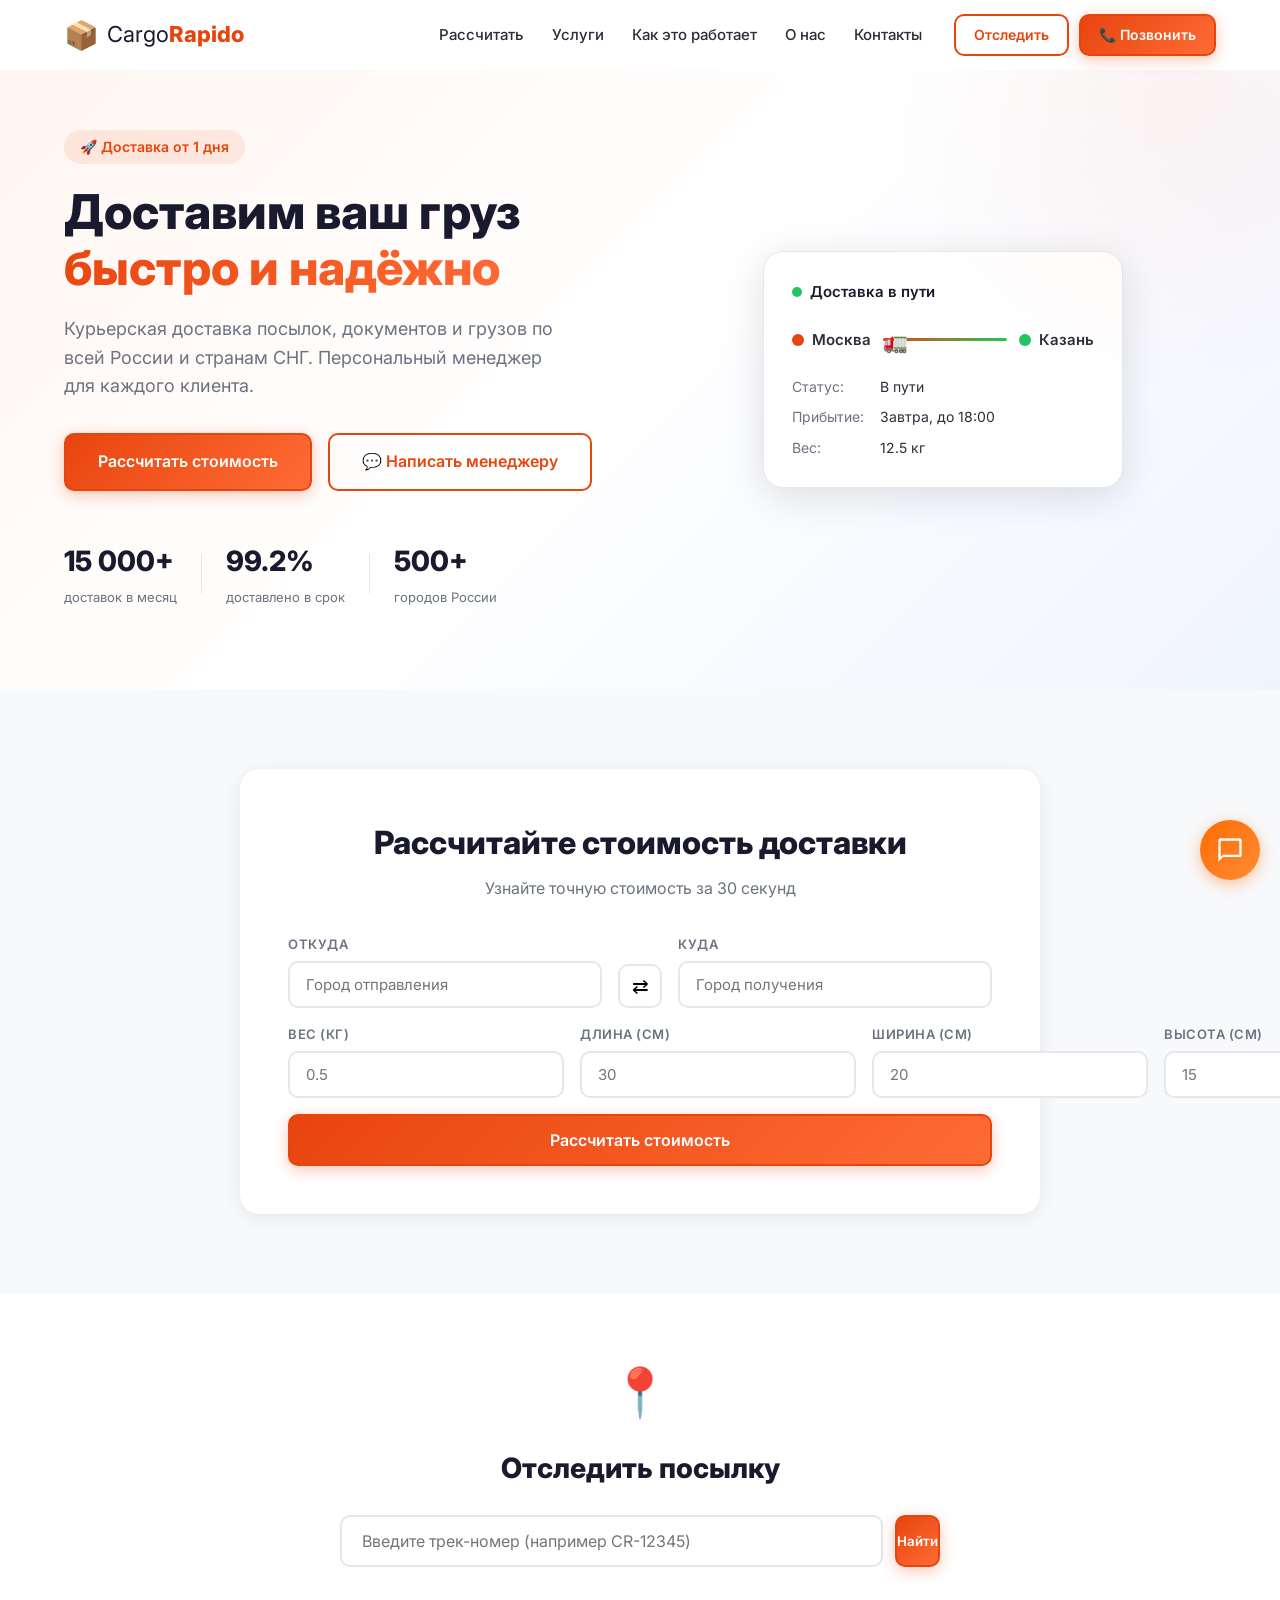
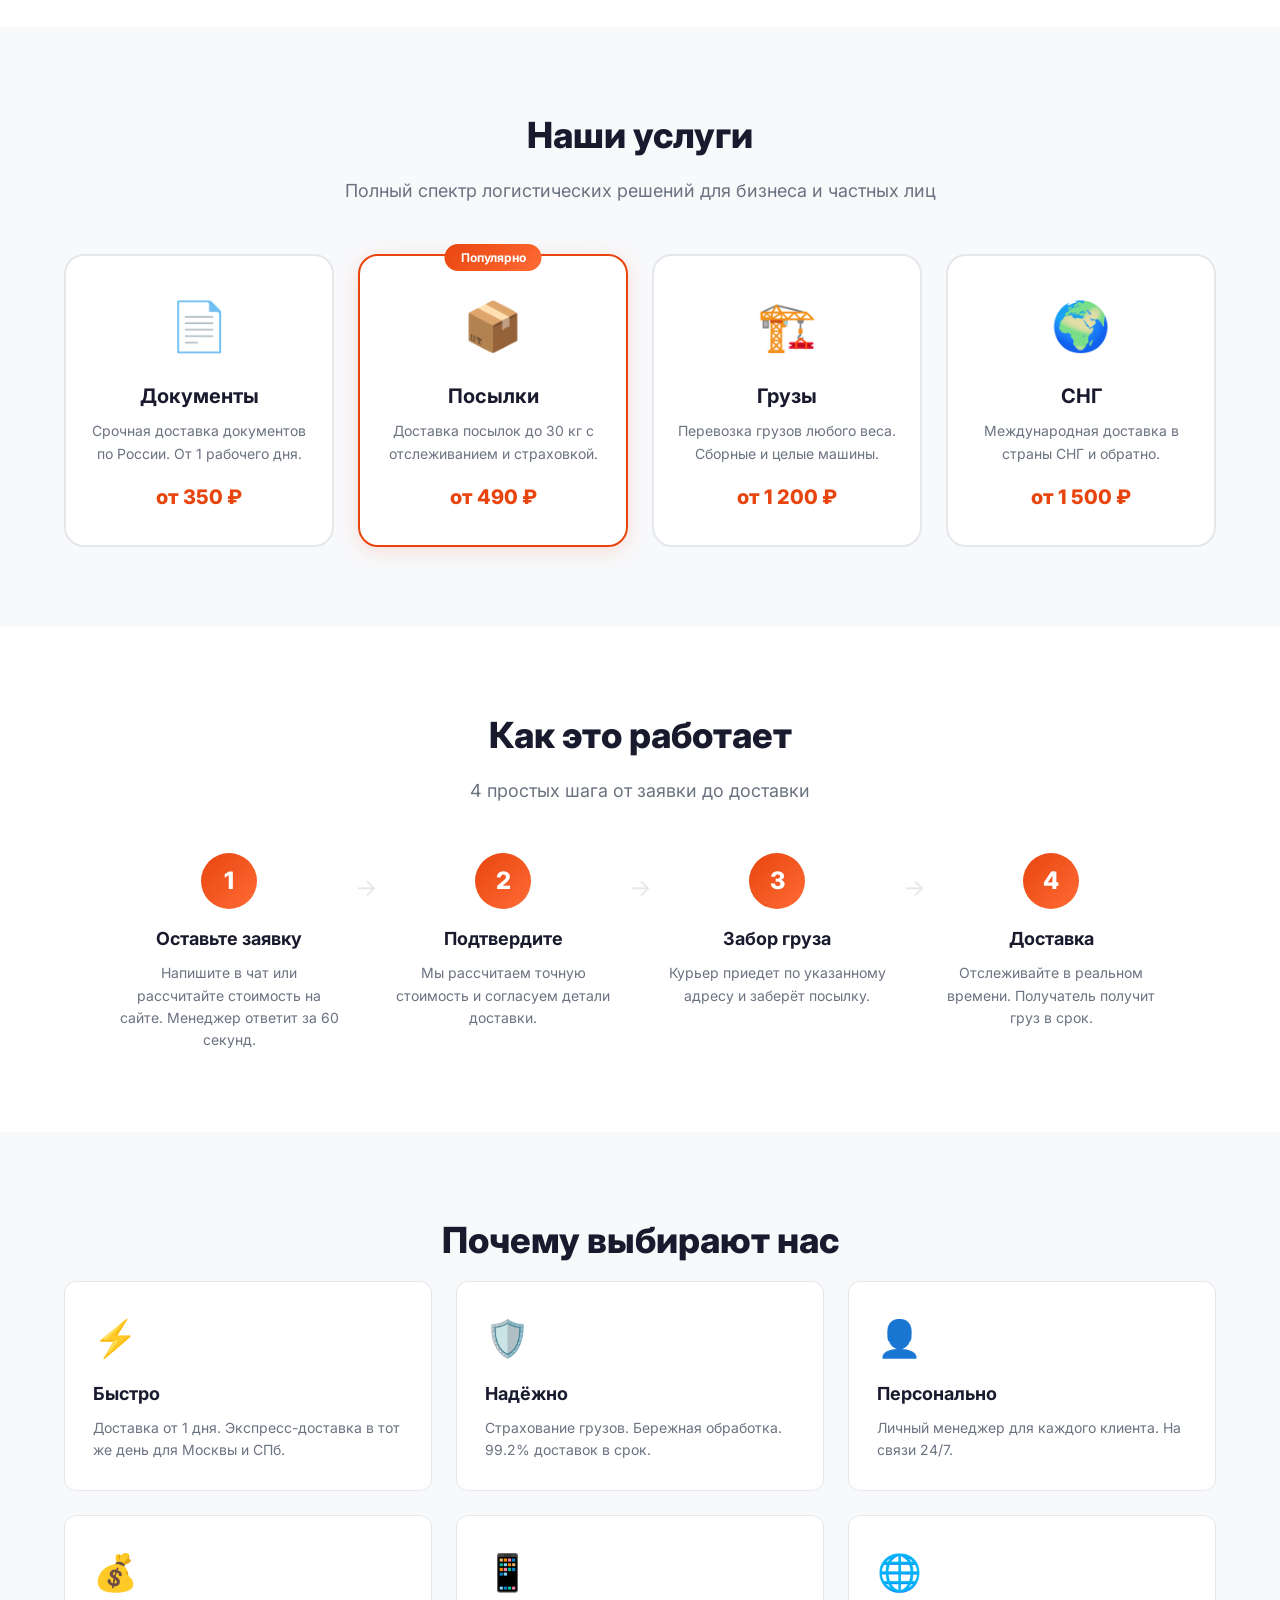
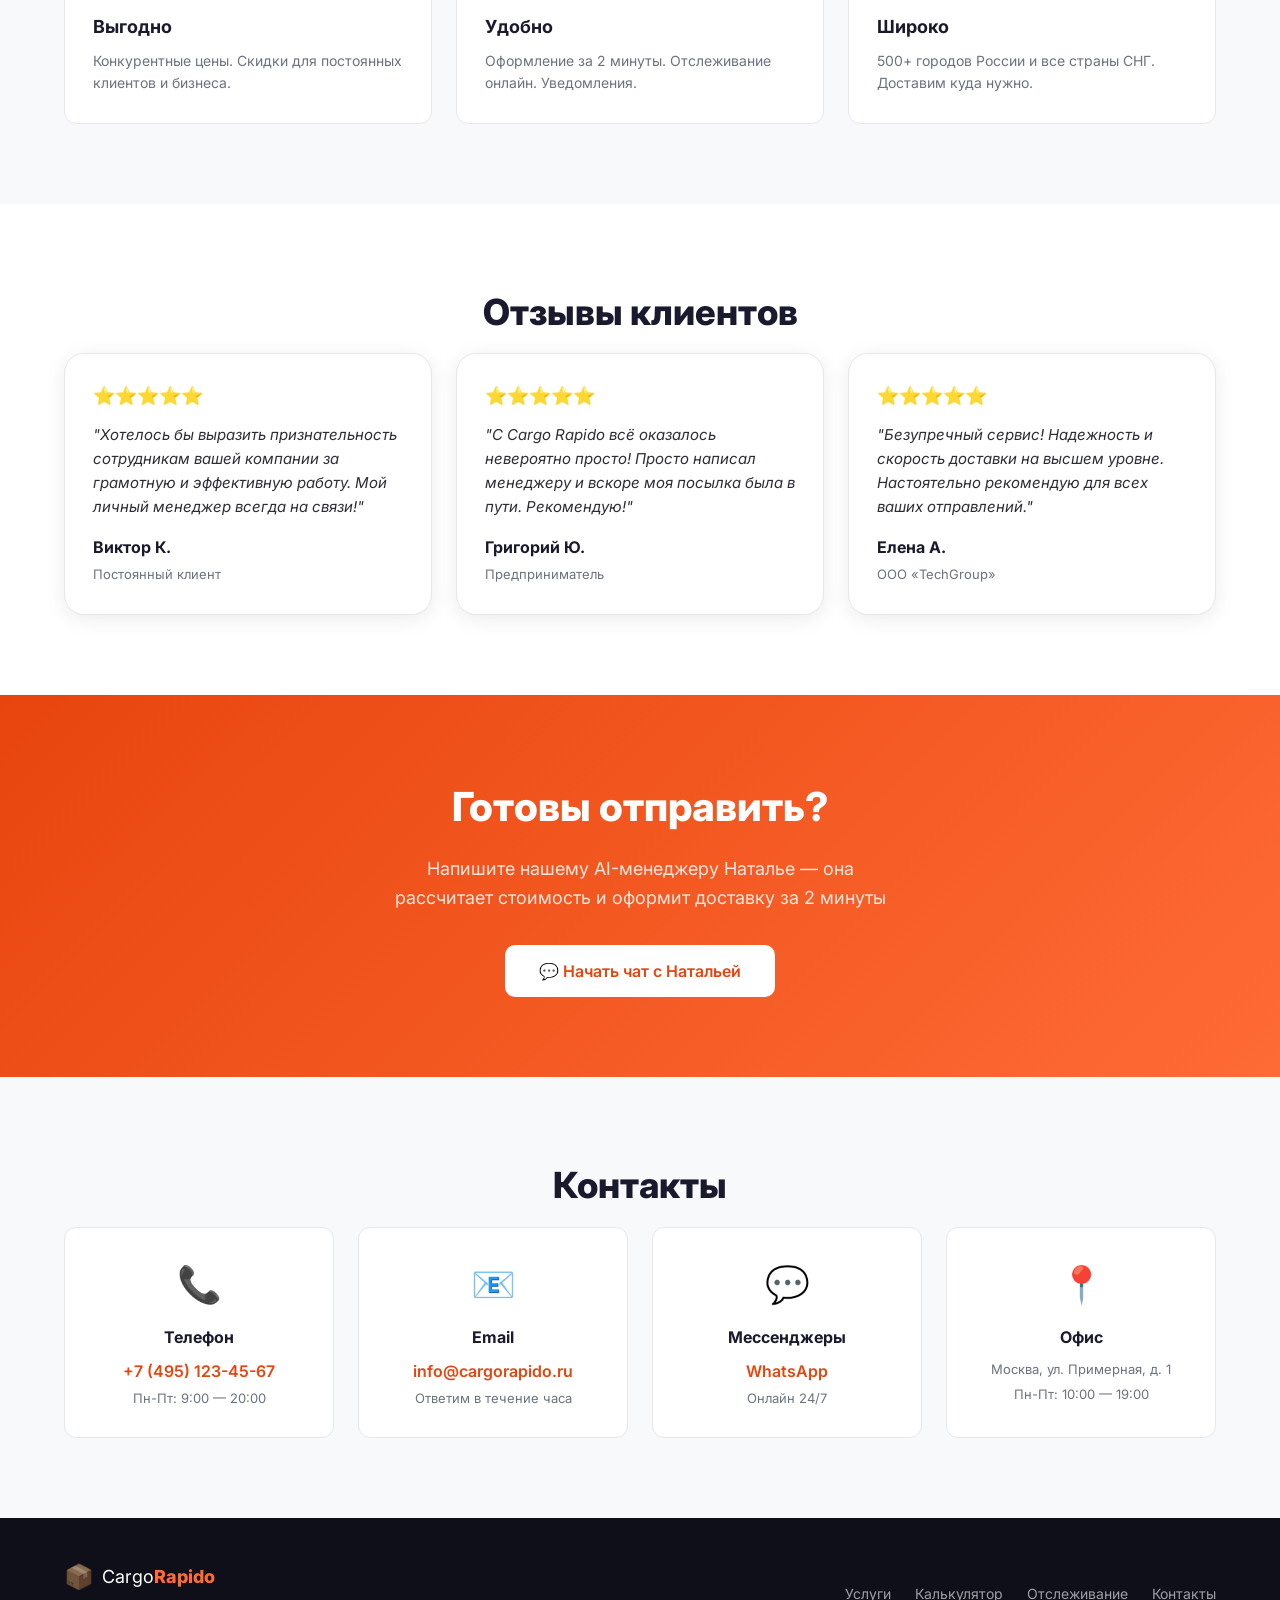
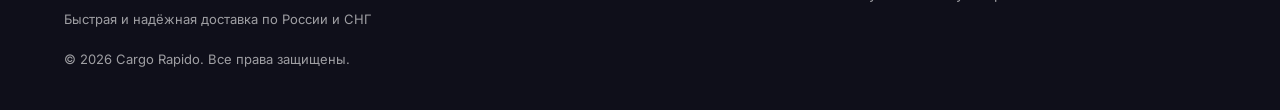
<file: index.html>
<!DOCTYPE html>
<html lang="ru">
<head>
    <meta charset="UTF-8">
    <meta name="viewport" content="width=device-width, initial-scale=1.0">
    <title>Cargo Rapido — Быстрая доставка по России и СНГ</title>
    <meta name="description" content="Курьерская доставка грузов, посылок и документов по всей России и СНГ. Рассчитайте стоимость за 30 секунд.">
    <link rel="preconnect" href="https://fonts.googleapis.com">
    <link href="https://fonts.googleapis.com/css2?family=Inter:wght@400;500;600;700;800&display=swap" rel="stylesheet">
    <link rel="stylesheet" href="style.css">
</head>
<body>

<!-- HEADER -->
<header class="header">
    <div class="container header-inner">
        <a href="/" class="logo">
            <span class="logo-icon">📦</span>
            <span class="logo-text">Cargo<strong>Rapido</strong></span>
        </a>
        <nav class="nav">
            <a href="#calculator">Рассчитать</a>
            <a href="#services">Услуги</a>
            <a href="#how">Как это работает</a>
            <a href="#about">О нас</a>
            <a href="#contacts">Контакты</a>
        </nav>
        <div class="header-actions">
            <a href="#track" class="btn btn-outline btn-sm">Отследить</a>
            <a href="tel:+74951234567" class="btn btn-primary btn-sm">📞 Позвонить</a>
        </div>
        <button class="burger" id="burger" aria-label="Меню">
            <span></span><span></span><span></span>
        </button>
    </div>
</header>

<!-- HERO -->
<section class="hero">
    <div class="container hero-inner">
        <div class="hero-content">
            <div class="hero-badge">🚀 Доставка от 1 дня</div>
            <h1>Доставим ваш груз <span class="gradient-text">быстро и надёжно</span></h1>
            <p class="hero-sub">Курьерская доставка посылок, документов и грузов по всей России и странам СНГ. Персональный менеджер для каждого клиента.</p>
            <div class="hero-btns">
                <a href="#calculator" class="btn btn-primary btn-lg">Рассчитать стоимость</a>
                <a href="#chat-open" class="btn btn-outline btn-lg" id="open-chat-btn">💬 Написать менеджеру</a>
            </div>
            <div class="hero-stats">
                <div class="stat">
                    <strong>15 000+</strong>
                    <span>доставок в месяц</span>
                </div>
                <div class="stat-divider"></div>
                <div class="stat">
                    <strong>99.2%</strong>
                    <span>доставлено в срок</span>
                </div>
                <div class="stat-divider"></div>
                <div class="stat">
                    <strong>500+</strong>
                    <span>городов России</span>
                </div>
            </div>
        </div>
        <div class="hero-visual">
            <div class="hero-card">
                <div class="hero-card-header">
                    <span class="pulse-dot"></span>
                    Доставка в пути
                </div>
                <div class="hero-card-route">
                    <div class="route-point">
                        <div class="route-dot from"></div>
                        <span>Москва</span>
                    </div>
                    <div class="route-line">
                        <div class="route-truck">🚛</div>
                    </div>
                    <div class="route-point">
                        <div class="route-dot to"></div>
                        <span>Казань</span>
                    </div>
                </div>
                <div class="hero-card-info">
                    <div><span>Статус:</span> В пути</div>
                    <div><span>Прибытие:</span> Завтра, до 18:00</div>
                    <div><span>Вес:</span> 12.5 кг</div>
                </div>
            </div>
        </div>
    </div>
    <div class="hero-bg-decor"></div>
</section>

<!-- CALCULATOR -->
<section class="calculator" id="calculator">
    <div class="container">
        <div class="calc-card">
            <h2>Рассчитайте стоимость доставки</h2>
            <p class="calc-sub">Узнайте точную стоимость за 30 секунд</p>
            <form class="calc-form" id="calc-form">
                <div class="calc-row">
                    <div class="calc-field">
                        <label>Откуда</label>
                        <input type="text" id="calc-from" placeholder="Город отправления" required>
                    </div>
                    <button type="button" class="swap-btn" id="swap-cities" title="Поменять местами">⇄</button>
                    <div class="calc-field">
                        <label>Куда</label>
                        <input type="text" id="calc-to" placeholder="Город получения" required>
                    </div>
                </div>
                <div class="calc-row">
                    <div class="calc-field">
                        <label>Вес (кг)</label>
                        <input type="number" id="calc-weight" placeholder="0.5" min="0.1" step="0.1" required>
                    </div>
                    <div class="calc-field">
                        <label>Длина (см)</label>
                        <input type="number" id="calc-length" placeholder="30">
                    </div>
                    <div class="calc-field">
                        <label>Ширина (см)</label>
                        <input type="number" id="calc-width" placeholder="20">
                    </div>
                    <div class="calc-field">
                        <label>Высота (см)</label>
                        <input type="number" id="calc-height" placeholder="15">
                    </div>
                </div>
                <button type="submit" class="btn btn-primary btn-lg btn-full">
                    Рассчитать стоимость
                </button>
            </form>
            <div class="calc-result" id="calc-result" style="display:none">
                <h3>Варианты доставки:</h3>
                <div id="calc-options"></div>
            </div>
        </div>
    </div>
</section>

<!-- TRACK -->
<section class="track" id="track">
    <div class="container">
        <div class="track-card">
            <div class="track-icon">📍</div>
            <h2>Отследить посылку</h2>
            <form class="track-form" id="track-form">
                <input type="text" id="track-input" placeholder="Введите трек-номер (например CR-12345)">
                <button type="submit" class="btn btn-primary">Найти</button>
            </form>
            <div class="track-result" id="track-result" style="display:none"></div>
        </div>
    </div>
</section>

<!-- SERVICES -->
<section class="services" id="services">
    <div class="container">
        <h2 class="section-title">Наши услуги</h2>
        <p class="section-sub">Полный спектр логистических решений для бизнеса и частных лиц</p>
        <div class="services-grid">
            <div class="service-card">
                <div class="service-icon">📄</div>
                <h3>Документы</h3>
                <p>Срочная доставка документов по России. От 1 рабочего дня.</p>
                <div class="service-price">от 350 ₽</div>
            </div>
            <div class="service-card featured">
                <div class="service-badge">Популярно</div>
                <div class="service-icon">📦</div>
                <h3>Посылки</h3>
                <p>Доставка посылок до 30 кг с отслеживанием и страховкой.</p>
                <div class="service-price">от 490 ₽</div>
            </div>
            <div class="service-card">
                <div class="service-icon">🏗️</div>
                <h3>Грузы</h3>
                <p>Перевозка грузов любого веса. Сборные и целые машины.</p>
                <div class="service-price">от 1 200 ₽</div>
            </div>
            <div class="service-card">
                <div class="service-icon">🌍</div>
                <h3>СНГ</h3>
                <p>Международная доставка в страны СНГ и обратно.</p>
                <div class="service-price">от 1 500 ₽</div>
            </div>
        </div>
    </div>
</section>

<!-- HOW IT WORKS -->
<section class="how" id="how">
    <div class="container">
        <h2 class="section-title">Как это работает</h2>
        <p class="section-sub">4 простых шага от заявки до доставки</p>
        <div class="steps">
            <div class="step">
                <div class="step-num">1</div>
                <h3>Оставьте заявку</h3>
                <p>Напишите в чат или рассчитайте стоимость на сайте. Менеджер ответит за 60 секунд.</p>
            </div>
            <div class="step-arrow">→</div>
            <div class="step">
                <div class="step-num">2</div>
                <h3>Подтвердите</h3>
                <p>Мы рассчитаем точную стоимость и согласуем детали доставки.</p>
            </div>
            <div class="step-arrow">→</div>
            <div class="step">
                <div class="step-num">3</div>
                <h3>Забор груза</h3>
                <p>Курьер приедет по указанному адресу и заберёт посылку.</p>
            </div>
            <div class="step-arrow">→</div>
            <div class="step">
                <div class="step-num">4</div>
                <h3>Доставка</h3>
                <p>Отслеживайте в реальном времени. Получатель получит груз в срок.</p>
            </div>
        </div>
    </div>
</section>

<!-- ADVANTAGES -->
<section class="advantages">
    <div class="container">
        <h2 class="section-title">Почему выбирают нас</h2>
        <div class="adv-grid">
            <div class="adv-item">
                <div class="adv-icon">⚡</div>
                <h4>Быстро</h4>
                <p>Доставка от 1 дня. Экспресс-доставка в тот же день для Москвы и СПб.</p>
            </div>
            <div class="adv-item">
                <div class="adv-icon">🛡️</div>
                <h4>Надёжно</h4>
                <p>Страхование грузов. Бережная обработка. 99.2% доставок в срок.</p>
            </div>
            <div class="adv-item">
                <div class="adv-icon">👤</div>
                <h4>Персонально</h4>
                <p>Личный менеджер для каждого клиента. На связи 24/7.</p>
            </div>
            <div class="adv-item">
                <div class="adv-icon">💰</div>
                <h4>Выгодно</h4>
                <p>Конкурентные цены. Скидки для постоянных клиентов и бизнеса.</p>
            </div>
            <div class="adv-item">
                <div class="adv-icon">📱</div>
                <h4>Удобно</h4>
                <p>Оформление за 2 минуты. Отслеживание онлайн. Уведомления.</p>
            </div>
            <div class="adv-item">
                <div class="adv-icon">🌐</div>
                <h4>Широко</h4>
                <p>500+ городов России и все страны СНГ. Доставим куда нужно.</p>
            </div>
        </div>
    </div>
</section>

<!-- REVIEWS -->
<section class="reviews">
    <div class="container">
        <h2 class="section-title">Отзывы клиентов</h2>
        <div class="reviews-grid">
            <div class="review-card">
                <div class="review-stars">⭐⭐⭐⭐⭐</div>
                <p>"Хотелось бы выразить признательность сотрудникам вашей компании за грамотную и эффективную работу. Мой личный менеджер всегда на связи!"</p>
                <div class="review-author">
                    <strong>Виктор К.</strong>
                    <span>Постоянный клиент</span>
                </div>
            </div>
            <div class="review-card">
                <div class="review-stars">⭐⭐⭐⭐⭐</div>
                <p>"С Cargo Rapido всё оказалось невероятно просто! Просто написал менеджеру и вскоре моя посылка была в пути. Рекомендую!"</p>
                <div class="review-author">
                    <strong>Григорий Ю.</strong>
                    <span>Предприниматель</span>
                </div>
            </div>
            <div class="review-card">
                <div class="review-stars">⭐⭐⭐⭐⭐</div>
                <p>"Безупречный сервис! Надежность и скорость доставки на высшем уровне. Настоятельно рекомендую для всех ваших отправлений."</p>
                <div class="review-author">
                    <strong>Елена А.</strong>
                    <span>ООО «TechGroup»</span>
                </div>
            </div>
        </div>
    </div>
</section>

<!-- CTA -->
<section class="cta">
    <div class="container cta-inner">
        <h2>Готовы отправить?</h2>
        <p>Напишите нашему AI-менеджеру Наталье — она рассчитает стоимость и оформит доставку за 2 минуты</p>
        <button class="btn btn-white btn-lg" id="cta-chat-btn">💬 Начать чат с Натальей</button>
    </div>
</section>

<!-- CONTACTS -->
<section class="contacts" id="contacts">
    <div class="container">
        <h2 class="section-title">Контакты</h2>
        <div class="contacts-grid">
            <div class="contact-item">
                <div class="contact-icon">📞</div>
                <h4>Телефон</h4>
                <a href="tel:+74951234567">+7 (495) 123-45-67</a>
                <p>Пн-Пт: 9:00 — 20:00</p>
            </div>
            <div class="contact-item">
                <div class="contact-icon">📧</div>
                <h4>Email</h4>
                <a href="mailto:info@cargorapido.ru">info@cargorapido.ru</a>
                <p>Ответим в течение часа</p>
            </div>
            <div class="contact-item">
                <div class="contact-icon">💬</div>
                <h4>Мессенджеры</h4>
                <a href="https://wa.me/74951234567">WhatsApp</a>
                <p>Онлайн 24/7</p>
            </div>
            <div class="contact-item">
                <div class="contact-icon">📍</div>
                <h4>Офис</h4>
                <p>Москва, ул. Примерная, д. 1</p>
                <p>Пн-Пт: 10:00 — 19:00</p>
            </div>
        </div>
    </div>
</section>

<!-- FOOTER -->
<footer class="footer">
    <div class="container footer-inner">
        <div class="footer-brand">
            <span class="logo-icon">📦</span>
            <span class="logo-text">Cargo<strong>Rapido</strong></span>
            <p>Быстрая и надёжная доставка по России и СНГ</p>
        </div>
        <div class="footer-links">
            <a href="#services">Услуги</a>
            <a href="#calculator">Калькулятор</a>
            <a href="#track">Отслеживание</a>
            <a href="#contacts">Контакты</a>
        </div>
        <div class="footer-copy">
            © 2026 Cargo Rapido. Все права защищены.
        </div>
    </div>
</footer>

<!-- MOBILE NAV -->
<div class="mobile-nav" id="mobile-nav">
    <a href="#calculator" onclick="closeMobileNav()">Рассчитать</a>
    <a href="#services" onclick="closeMobileNav()">Услуги</a>
    <a href="#how" onclick="closeMobileNav()">Как это работает</a>
    <a href="#about" onclick="closeMobileNav()">О нас</a>
    <a href="#contacts" onclick="closeMobileNav()">Контакты</a>
    <a href="#track" onclick="closeMobileNav()">Отследить посылку</a>
</div>

<script src="chat-widget.js"></script>
<script>
// Burger menu
const burger = document.getElementById('burger');
const mobileNav = document.getElementById('mobile-nav');
burger.addEventListener('click', () => {
    burger.classList.toggle('active');
    mobileNav.classList.toggle('open');
});
function closeMobileNav() {
    burger.classList.remove('active');
    mobileNav.classList.remove('open');
}

// Swap cities
document.getElementById('swap-cities').addEventListener('click', () => {
    const from = document.getElementById('calc-from');
    const to = document.getElementById('calc-to');
    [from.value, to.value] = [to.value, from.value];
});

// Calculator form (MVP — opens chat with pre-filled data)
document.getElementById('calc-form').addEventListener('submit', (e) => {
    e.preventDefault();
    const from = document.getElementById('calc-from').value;
    const to = document.getElementById('calc-to').value;
    const weight = document.getElementById('calc-weight').value;

    // Open chat with pre-filled message
    if (window.openCargoChat) {
        window.openCargoChat(`Здравствуйте! Хочу рассчитать доставку: ${from} → ${to}, вес ${weight} кг`);
    }
});

// Open chat buttons
document.getElementById('open-chat-btn').addEventListener('click', (e) => {
    e.preventDefault();
    if (window.openCargoChat) window.openCargoChat();
});
document.getElementById('cta-chat-btn').addEventListener('click', () => {
    if (window.openCargoChat) window.openCargoChat();
});

// Smooth scroll
document.querySelectorAll('a[href^="#"]').forEach(a => {
    a.addEventListener('click', (e) => {
        const id = a.getAttribute('href');
        if (id === '#chat-open') return;
        const el = document.querySelector(id);
        if (el) {
            e.preventDefault();
            el.scrollIntoView({ behavior: 'smooth', block: 'start' });
        }
    });
});

// Header scroll effect
window.addEventListener('scroll', () => {
    document.querySelector('.header').classList.toggle('scrolled', window.scrollY > 50);
});
</script>

</body>
</html>
</file>
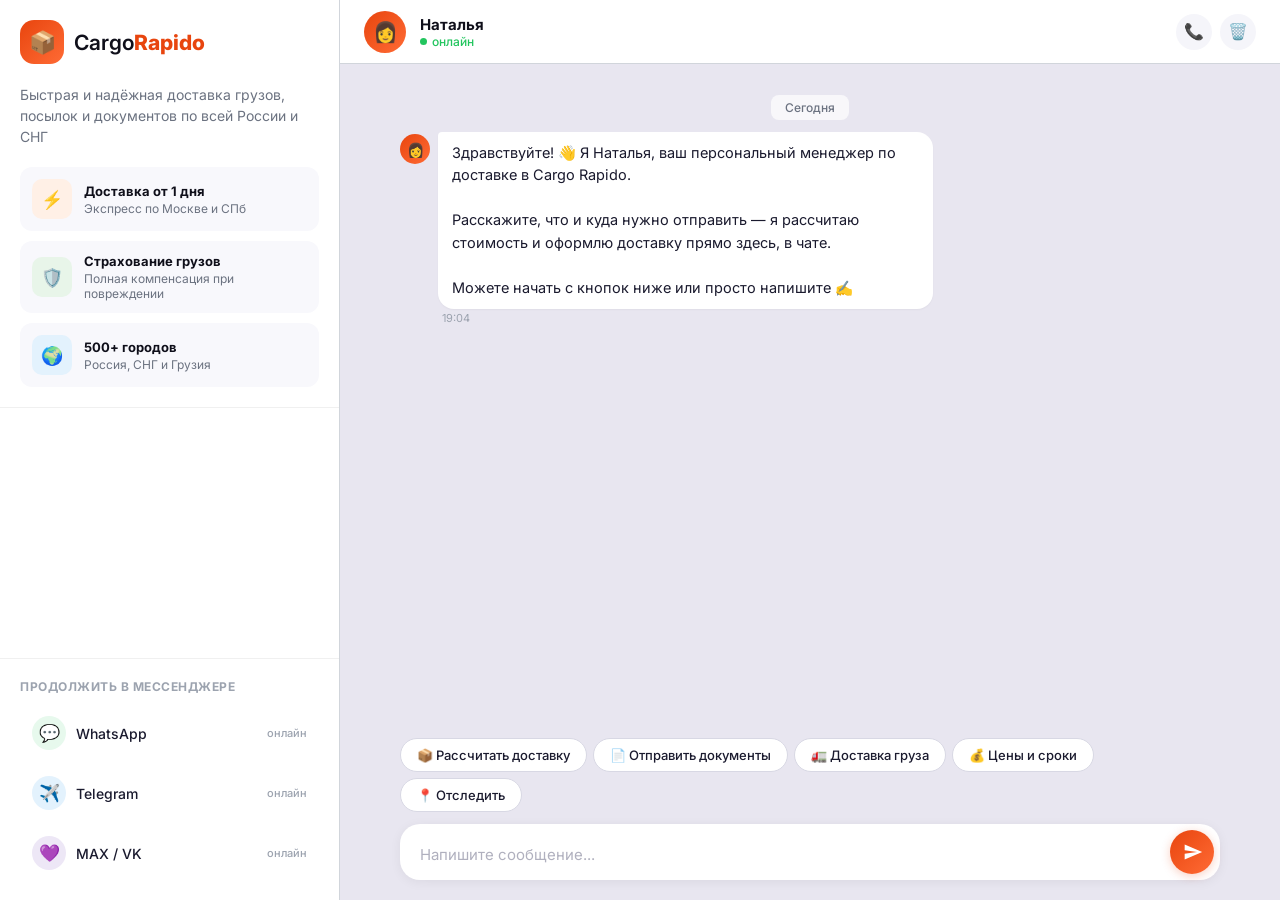
<file: v2.html>
<!DOCTYPE html>
<html lang="ru">
<head>
    <meta charset="UTF-8">
    <meta name="viewport" content="width=device-width, initial-scale=1.0, maximum-scale=1.0">
    <title>Cargo Rapido — Доставка по России и СНГ</title>
    <meta name="description" content="Напишите менеджеру — рассчитаем доставку за 60 секунд">
    <link rel="preconnect" href="https://fonts.googleapis.com">
    <link href="https://fonts.googleapis.com/css2?family=Inter:wght@400;500;600;700;800&display=swap" rel="stylesheet">
    <style>
        *, *::before, *::after { margin: 0; padding: 0; box-sizing: border-box; }

        :root {
            --primary: #E8450E;
            --primary-light: #FF6B35;
            --dark: #0F0F1A;
            --text: #1A1A2E;
            --text-light: #6B7280;
            --text-muted: #9CA3AF;
            --bg: #EFEEF4;
            --chat-bg: #E8E6F0;
            --white: #FFFFFF;
            --border: #D1D5DB;
            --gradient: linear-gradient(135deg, var(--primary), var(--primary-light));
        }

        html, body {
            height: 100%;
            font-family: 'Inter', -apple-system, sans-serif;
            background: var(--dark);
            -webkit-font-smoothing: antialiased;
            overflow: hidden;
        }

        /* ============ FULL PAGE LAYOUT ============ */
        .app {
            height: 100%;
            display: flex;
            background: var(--dark);
        }

        /* ============ SIDEBAR ============ */
        .sidebar {
            width: 340px;
            background: var(--white);
            border-right: 1px solid var(--border);
            display: flex;
            flex-direction: column;
            flex-shrink: 0;
        }
        .sidebar-header {
            padding: 20px;
            border-bottom: 1px solid #F0F0F0;
        }
        .sidebar-logo {
            display: flex;
            align-items: center;
            gap: 10px;
            margin-bottom: 20px;
        }
        .sidebar-logo-icon {
            width: 44px;
            height: 44px;
            background: var(--gradient);
            border-radius: 14px;
            display: flex;
            align-items: center;
            justify-content: center;
            font-size: 22px;
        }
        .sidebar-logo-text {
            font-size: 21px;
            font-weight: 600;
            color: var(--dark);
        }
        .sidebar-logo-text strong {
            font-weight: 800;
            color: var(--primary);
        }
        .sidebar-desc {
            font-size: 14px;
            color: var(--text-light);
            line-height: 1.5;
            margin-bottom: 20px;
        }

        /* Info cards */
        .info-cards {
            display: flex;
            flex-direction: column;
            gap: 10px;
        }
        .info-card {
            display: flex;
            align-items: center;
            gap: 12px;
            padding: 12px;
            background: #F8F8FC;
            border-radius: 12px;
        }
        .info-card-icon {
            width: 40px;
            height: 40px;
            border-radius: 10px;
            display: flex;
            align-items: center;
            justify-content: center;
            font-size: 18px;
            flex-shrink: 0;
        }
        .info-card-icon.speed { background: #FFF0E6; }
        .info-card-icon.shield { background: #E8F5E9; }
        .info-card-icon.geo { background: #E3F2FD; }
        .info-card h4 {
            font-size: 13px;
            font-weight: 700;
            color: var(--dark);
            margin-bottom: 2px;
        }
        .info-card p {
            font-size: 12px;
            color: var(--text-light);
        }

        /* Sidebar messenger links */
        .sidebar-channels {
            padding: 20px;
            border-top: 1px solid #F0F0F0;
            margin-top: auto;
        }
        .sidebar-channels-title {
            font-size: 12px;
            font-weight: 700;
            color: var(--text-muted);
            text-transform: uppercase;
            letter-spacing: 0.5px;
            margin-bottom: 12px;
        }
        .ch-list {
            display: flex;
            flex-direction: column;
            gap: 6px;
        }
        .ch-item {
            display: flex;
            align-items: center;
            gap: 10px;
            padding: 10px 12px;
            border-radius: 10px;
            text-decoration: none;
            color: var(--text);
            font-size: 14px;
            font-weight: 500;
            transition: all 0.15s;
        }
        .ch-item:hover { background: #F5F5FA; }
        .ch-item-icon {
            width: 34px;
            height: 34px;
            border-radius: 50%;
            display: flex;
            align-items: center;
            justify-content: center;
            font-size: 17px;
        }
        .ch-item-icon.wa { background: #E7F9ED; }
        .ch-item-icon.tg { background: #E3F2FD; }
        .ch-item-icon.max { background: #EDE7F6; }
        .ch-item-badge {
            margin-left: auto;
            font-size: 11px;
            color: var(--text-muted);
        }

        /* ============ CHAT AREA ============ */
        .chat {
            flex: 1;
            display: flex;
            flex-direction: column;
            background: var(--chat-bg);
            min-width: 0;
        }

        /* Chat header */
        .chat-header {
            height: 64px;
            background: var(--white);
            border-bottom: 1px solid var(--border);
            display: flex;
            align-items: center;
            padding: 0 24px;
            gap: 14px;
            flex-shrink: 0;
        }
        .chat-avatar {
            width: 42px;
            height: 42px;
            border-radius: 50%;
            background: var(--gradient);
            display: flex;
            align-items: center;
            justify-content: center;
            font-size: 20px;
            flex-shrink: 0;
        }
        .chat-header-info h3 {
            font-size: 15px;
            font-weight: 700;
            color: var(--dark);
        }
        .chat-header-status {
            display: flex;
            align-items: center;
            gap: 5px;
            font-size: 12px;
            color: #22C55E;
            font-weight: 500;
        }
        .status-dot {
            width: 7px;
            height: 7px;
            border-radius: 50%;
            background: #22C55E;
            animation: statusPulse 2s infinite;
        }
        @keyframes statusPulse {
            0%, 100% { opacity: 1; }
            50% { opacity: 0.5; }
        }
        .chat-header-right {
            margin-left: auto;
            display: flex;
            gap: 8px;
        }
        .header-btn {
            width: 36px;
            height: 36px;
            border-radius: 50%;
            border: none;
            background: #F5F5FA;
            cursor: pointer;
            font-size: 16px;
            display: flex;
            align-items: center;
            justify-content: center;
            transition: background 0.15s;
        }
        .header-btn:hover { background: #EEEEF4; }

        /* Messages */
        .chat-messages {
            flex: 1;
            overflow-y: auto;
            padding: 20px 60px;
            display: flex;
            flex-direction: column;
            gap: 4px;
            scroll-behavior: smooth;
        }

        /* Date separator */
        .date-sep {
            text-align: center;
            padding: 12px 0;
        }
        .date-sep span {
            background: rgba(255,255,255,0.7);
            padding: 5px 14px;
            border-radius: 8px;
            font-size: 12px;
            color: var(--text-light);
            font-weight: 500;
        }

        /* Message bubbles */
        .msg {
            display: flex;
            gap: 8px;
            max-width: 65%;
            animation: msgSlide 0.25s ease;
        }
        @keyframes msgSlide {
            from { opacity: 0; transform: translateY(6px); }
            to { opacity: 1; transform: translateY(0); }
        }
        .msg.bot {
            align-self: flex-start;
        }
        .msg.user {
            align-self: flex-end;
            flex-direction: row-reverse;
        }

        .msg-ava {
            width: 30px;
            height: 30px;
            border-radius: 50%;
            display: flex;
            align-items: center;
            justify-content: center;
            font-size: 14px;
            flex-shrink: 0;
            margin-top: 2px;
        }
        .msg.bot .msg-ava { background: var(--gradient); }
        .msg.user .msg-ava { background: #C7D2FE; font-size: 13px; }

        .msg-content {
            display: flex;
            flex-direction: column;
            gap: 2px;
        }

        .msg-bubble {
            padding: 10px 14px;
            font-size: 14.5px;
            line-height: 1.55;
            white-space: pre-wrap;
            word-break: break-word;
        }
        .msg.bot .msg-bubble {
            background: var(--white);
            color: var(--text);
            border-radius: 4px 16px 16px 16px;
            box-shadow: 0 1px 2px rgba(0,0,0,0.04);
        }
        .msg.user .msg-bubble {
            background: var(--primary);
            color: white;
            border-radius: 16px 4px 16px 16px;
        }

        .msg-time {
            font-size: 11px;
            color: var(--text-muted);
            padding: 0 4px;
        }
        .msg.user .msg-time { text-align: right; }

        /* Tail for first in group */
        .msg.bot.first .msg-bubble { border-top-left-radius: 4px; }
        .msg.user.first .msg-bubble { border-top-right-radius: 4px; }

        /* Typing indicator */
        .typing-indicator {
            display: flex;
            gap: 8px;
            align-self: flex-start;
            max-width: 65%;
        }
        .typing-indicator .msg-ava {
            width: 30px;
            height: 30px;
            border-radius: 50%;
            background: var(--gradient);
            display: flex;
            align-items: center;
            justify-content: center;
            font-size: 14px;
            flex-shrink: 0;
        }
        .typing-bubble {
            background: var(--white);
            border-radius: 4px 16px 16px 16px;
            padding: 12px 18px;
            display: flex;
            gap: 5px;
            align-items: center;
            box-shadow: 0 1px 2px rgba(0,0,0,0.04);
        }
        .typing-bubble span {
            width: 8px;
            height: 8px;
            border-radius: 50%;
            background: #B8B8C8;
            animation: typeDot 1.4s infinite;
        }
        .typing-bubble span:nth-child(2) { animation-delay: 0.2s; }
        .typing-bubble span:nth-child(3) { animation-delay: 0.4s; }
        @keyframes typeDot {
            0%, 60%, 100% { transform: translateY(0); background: #B8B8C8; }
            30% { transform: translateY(-5px); background: #8888A0; }
        }

        /* ============ INPUT AREA ============ */
        .chat-input {
            padding: 12px 60px 20px;
            background: var(--chat-bg);
            flex-shrink: 0;
        }
        .input-box {
            display: flex;
            align-items: flex-end;
            gap: 10px;
            background: var(--white);
            border-radius: 20px;
            padding: 6px 6px 6px 20px;
            box-shadow: 0 2px 12px rgba(0,0,0,0.06);
        }
        .input-box textarea {
            flex: 1;
            border: none;
            outline: none;
            font-family: inherit;
            font-size: 15px;
            resize: none;
            max-height: 100px;
            line-height: 1.5;
            padding: 8px 0;
            background: transparent;
            color: var(--text);
        }
        .input-box textarea::placeholder { color: #B0B0BE; }

        .input-send {
            width: 44px;
            height: 44px;
            border-radius: 50%;
            background: var(--gradient);
            border: none;
            cursor: pointer;
            display: flex;
            align-items: center;
            justify-content: center;
            flex-shrink: 0;
            transition: all 0.15s;
            box-shadow: 0 2px 10px rgba(232,69,14,0.25);
        }
        .input-send:hover { transform: scale(1.05); box-shadow: 0 4px 16px rgba(232,69,14,0.35); }
        .input-send:disabled { opacity: 0.4; cursor: default; transform: none; }
        .input-send svg { width: 20px; height: 20px; fill: white; margin-left: 2px; }

        /* Quick replies */
        .quick-replies {
            display: flex;
            gap: 6px;
            flex-wrap: wrap;
            padding: 10px 60px 0;
            flex-shrink: 0;
        }
        .quick-replies.hidden { display: none; }
        .qr-btn {
            padding: 8px 16px;
            background: var(--white);
            border: 1.5px solid #D8D8E4;
            border-radius: 50px;
            font-size: 13px;
            font-family: inherit;
            font-weight: 500;
            color: var(--text);
            cursor: pointer;
            transition: all 0.15s;
            white-space: nowrap;
        }
        .qr-btn:hover {
            border-color: var(--primary);
            color: var(--primary);
            background: #FFF8F5;
        }

        /* ============ MOBILE ============ */
        @media (max-width: 768px) {
            .sidebar { display: none; }
            .chat-messages { padding: 16px 16px; }
            .chat-input { padding: 8px 16px 14px; }
            .quick-replies { padding: 8px 16px 0; }
            .msg { max-width: 82%; }
            .input-box { border-radius: 16px; padding: 4px 4px 4px 16px; }
        }

        /* ============ MOBILE BOTTOM BAR ============ */
        .mobile-channels {
            display: none;
            flex-shrink: 0;
            background: var(--white);
            border-top: 1px solid var(--border);
            padding: 8px 16px;
        }
        .mobile-channels-row {
            display: flex;
            gap: 8px;
            justify-content: center;
        }
        .mob-ch {
            flex: 1;
            display: flex;
            align-items: center;
            justify-content: center;
            gap: 6px;
            padding: 10px;
            background: #F8F8FC;
            border-radius: 10px;
            text-decoration: none;
            color: var(--text);
            font-size: 13px;
            font-weight: 500;
        }

        @media (max-width: 768px) {
            .mobile-channels { display: block; }
        }
    </style>
</head>
<body>

<div class="app">

    <!-- SIDEBAR (desktop) -->
    <aside class="sidebar">
        <div class="sidebar-header">
            <div class="sidebar-logo">
                <div class="sidebar-logo-icon">📦</div>
                <span class="sidebar-logo-text">Cargo<strong>Rapido</strong></span>
            </div>
            <p class="sidebar-desc">
                Быстрая и надёжная доставка грузов, посылок и документов по всей России и СНГ
            </p>
            <div class="info-cards">
                <div class="info-card">
                    <div class="info-card-icon speed">⚡</div>
                    <div>
                        <h4>Доставка от 1 дня</h4>
                        <p>Экспресс по Москве и СПб</p>
                    </div>
                </div>
                <div class="info-card">
                    <div class="info-card-icon shield">🛡️</div>
                    <div>
                        <h4>Страхование грузов</h4>
                        <p>Полная компенсация при повреждении</p>
                    </div>
                </div>
                <div class="info-card">
                    <div class="info-card-icon geo">🌍</div>
                    <div>
                        <h4>500+ городов</h4>
                        <p>Россия, СНГ и Грузия</p>
                    </div>
                </div>
            </div>
        </div>

        <div class="sidebar-channels">
            <div class="sidebar-channels-title">Продолжить в мессенджере</div>
            <div class="ch-list">
                <a href="https://wa.me/74951234567" class="ch-item">
                    <div class="ch-item-icon wa">💬</div>
                    WhatsApp
                    <span class="ch-item-badge">онлайн</span>
                </a>
                <a href="https://t.me/cargorapido_bot" class="ch-item">
                    <div class="ch-item-icon tg">✈️</div>
                    Telegram
                    <span class="ch-item-badge">онлайн</span>
                </a>
                <a href="#" class="ch-item">
                    <div class="ch-item-icon max">💜</div>
                    MAX / VK
                    <span class="ch-item-badge">онлайн</span>
                </a>
            </div>
        </div>
    </aside>

    <!-- CHAT -->
    <main class="chat">
        <!-- Header -->
        <div class="chat-header">
            <div class="chat-avatar">👩</div>
            <div class="chat-header-info">
                <h3>Наталья</h3>
                <div class="chat-header-status">
                    <div class="status-dot"></div>
                    онлайн
                </div>
            </div>
            <div class="chat-header-right">
                <button class="header-btn" title="Телефон">📞</button>
                <button class="header-btn" title="Очистить чат" id="clear-btn">🗑️</button>
            </div>
        </div>

        <!-- Messages -->
        <div class="chat-messages" id="messages">
            <div class="date-sep"><span>Сегодня</span></div>
        </div>

        <!-- Quick replies -->
        <div class="quick-replies" id="quick-replies">
            <button class="qr-btn" data-msg="Рассчитать доставку посылки">📦 Рассчитать доставку</button>
            <button class="qr-btn" data-msg="Отправить документы срочно">📄 Отправить документы</button>
            <button class="qr-btn" data-msg="Доставка груза из Москвы">🚛 Доставка груза</button>
            <button class="qr-btn" data-msg="Какие у вас цены и сроки?">💰 Цены и сроки</button>
            <button class="qr-btn" data-msg="Отследить мою посылку">📍 Отследить</button>
        </div>

        <!-- Input -->
        <div class="chat-input">
            <div class="input-box">
                <textarea id="input" rows="1" placeholder="Напишите сообщение..."></textarea>
                <button class="input-send" id="send-btn">
                    <svg viewBox="0 0 24 24"><path d="M2.01 21L23 12 2.01 3 2 10l15 2-15 2z"/></svg>
                </button>
            </div>
        </div>

        <!-- Mobile channels -->
        <div class="mobile-channels">
            <div class="mobile-channels-row">
                <a href="https://wa.me/74951234567" class="mob-ch">💬 WhatsApp</a>
                <a href="https://t.me/cargorapido_bot" class="mob-ch">✈️ Telegram</a>
                <a href="#" class="mob-ch">💜 MAX</a>
            </div>
        </div>
    </main>
</div>

<script>
const API_URL = window.CARGO_AI_API || 'https://cargo-rapido-assistant-production.up.railway.app';
const messagesEl = document.getElementById('messages');
const inputEl = document.getElementById('input');
const sendBtnEl = document.getElementById('send-btn');
const quickEl = document.getElementById('quick-replies');
const clearBtn = document.getElementById('clear-btn');

let sessionId = localStorage.getItem('cargo_sid');
if (!sessionId) {
    sessionId = 'cr_' + Math.random().toString(36).substr(2, 10) + Date.now();
    localStorage.setItem('cargo_sid', sessionId);
}

function getTime() {
    const now = new Date();
    return now.getHours().toString().padStart(2,'0') + ':' + now.getMinutes().toString().padStart(2,'0');
}

function addMsg(type, text) {
    const div = document.createElement('div');
    div.className = `msg ${type} first`;

    const ava = document.createElement('div');
    ava.className = 'msg-ava';
    ava.textContent = type === 'bot' ? '👩' : '👤';

    const content = document.createElement('div');
    content.className = 'msg-content';

    const bubble = document.createElement('div');
    bubble.className = 'msg-bubble';
    bubble.textContent = text;

    const time = document.createElement('div');
    time.className = 'msg-time';
    time.textContent = getTime();

    content.appendChild(bubble);
    content.appendChild(time);

    div.appendChild(ava);
    div.appendChild(content);

    messagesEl.appendChild(div);
    messagesEl.scrollTop = messagesEl.scrollHeight;
    return div;
}

function showTyping() {
    const div = document.createElement('div');
    div.className = 'typing-indicator';
    div.id = 'typing';
    div.innerHTML = `<div class="msg-ava">👩</div><div class="typing-bubble"><span></span><span></span><span></span></div>`;
    messagesEl.appendChild(div);
    messagesEl.scrollTop = messagesEl.scrollHeight;
}

function hideTyping() {
    const t = document.getElementById('typing');
    if (t) t.remove();
}

// Auto-resize
inputEl.addEventListener('input', () => {
    inputEl.style.height = 'auto';
    inputEl.style.height = Math.min(inputEl.scrollHeight, 100) + 'px';
});

inputEl.addEventListener('keydown', (e) => {
    if (e.key === 'Enter' && !e.shiftKey) {
        e.preventDefault();
        send();
    }
});

sendBtnEl.addEventListener('click', send);

// Quick replies
document.querySelectorAll('.qr-btn').forEach(btn => {
    btn.addEventListener('click', () => {
        inputEl.value = btn.dataset.msg;
        send();
    });
});

// Clear chat
clearBtn.addEventListener('click', () => {
    messagesEl.innerHTML = '<div class="date-sep"><span>Сегодня</span></div>';
    quickEl.classList.remove('hidden');
    sessionId = 'cr_' + Math.random().toString(36).substr(2, 10) + Date.now();
    localStorage.setItem('cargo_sid', sessionId);
    setTimeout(greet, 500);
});

async function send() {
    const text = inputEl.value.trim();
    if (!text) return;

    quickEl.classList.add('hidden');
    inputEl.value = '';
    inputEl.style.height = 'auto';
    sendBtnEl.disabled = true;

    addMsg('user', text);
    showTyping();

    try {
        const resp = await fetch(`${API_URL}/chat`, {
            method: 'POST',
            headers: { 'Content-Type': 'application/json' },
            body: JSON.stringify({ session_id: sessionId, message: text }),
        });
        if (!resp.ok) throw new Error('API');
        const data = await resp.json();
        hideTyping();
        addMsg('bot', data.reply);
    } catch (e) {
        hideTyping();
        addMsg('bot', 'Извините, сейчас я не могу ответить 😔\nНапишите нам в WhatsApp или Telegram — менеджер ответит мгновенно!');
    }

    sendBtnEl.disabled = false;
    inputEl.focus();
}

function greet() {
    addMsg('bot', 'Здравствуйте! 👋 Я Наталья, ваш персональный менеджер по доставке в Cargo Rapido.\n\nРасскажите, что и куда нужно отправить — я рассчитаю стоимость и оформлю доставку прямо здесь, в чате.\n\nМожете начать с кнопок ниже или просто напишите ✍️');
}

// Init
setTimeout(greet, 600);
inputEl.focus();
</script>

</body>
</html>
</file>
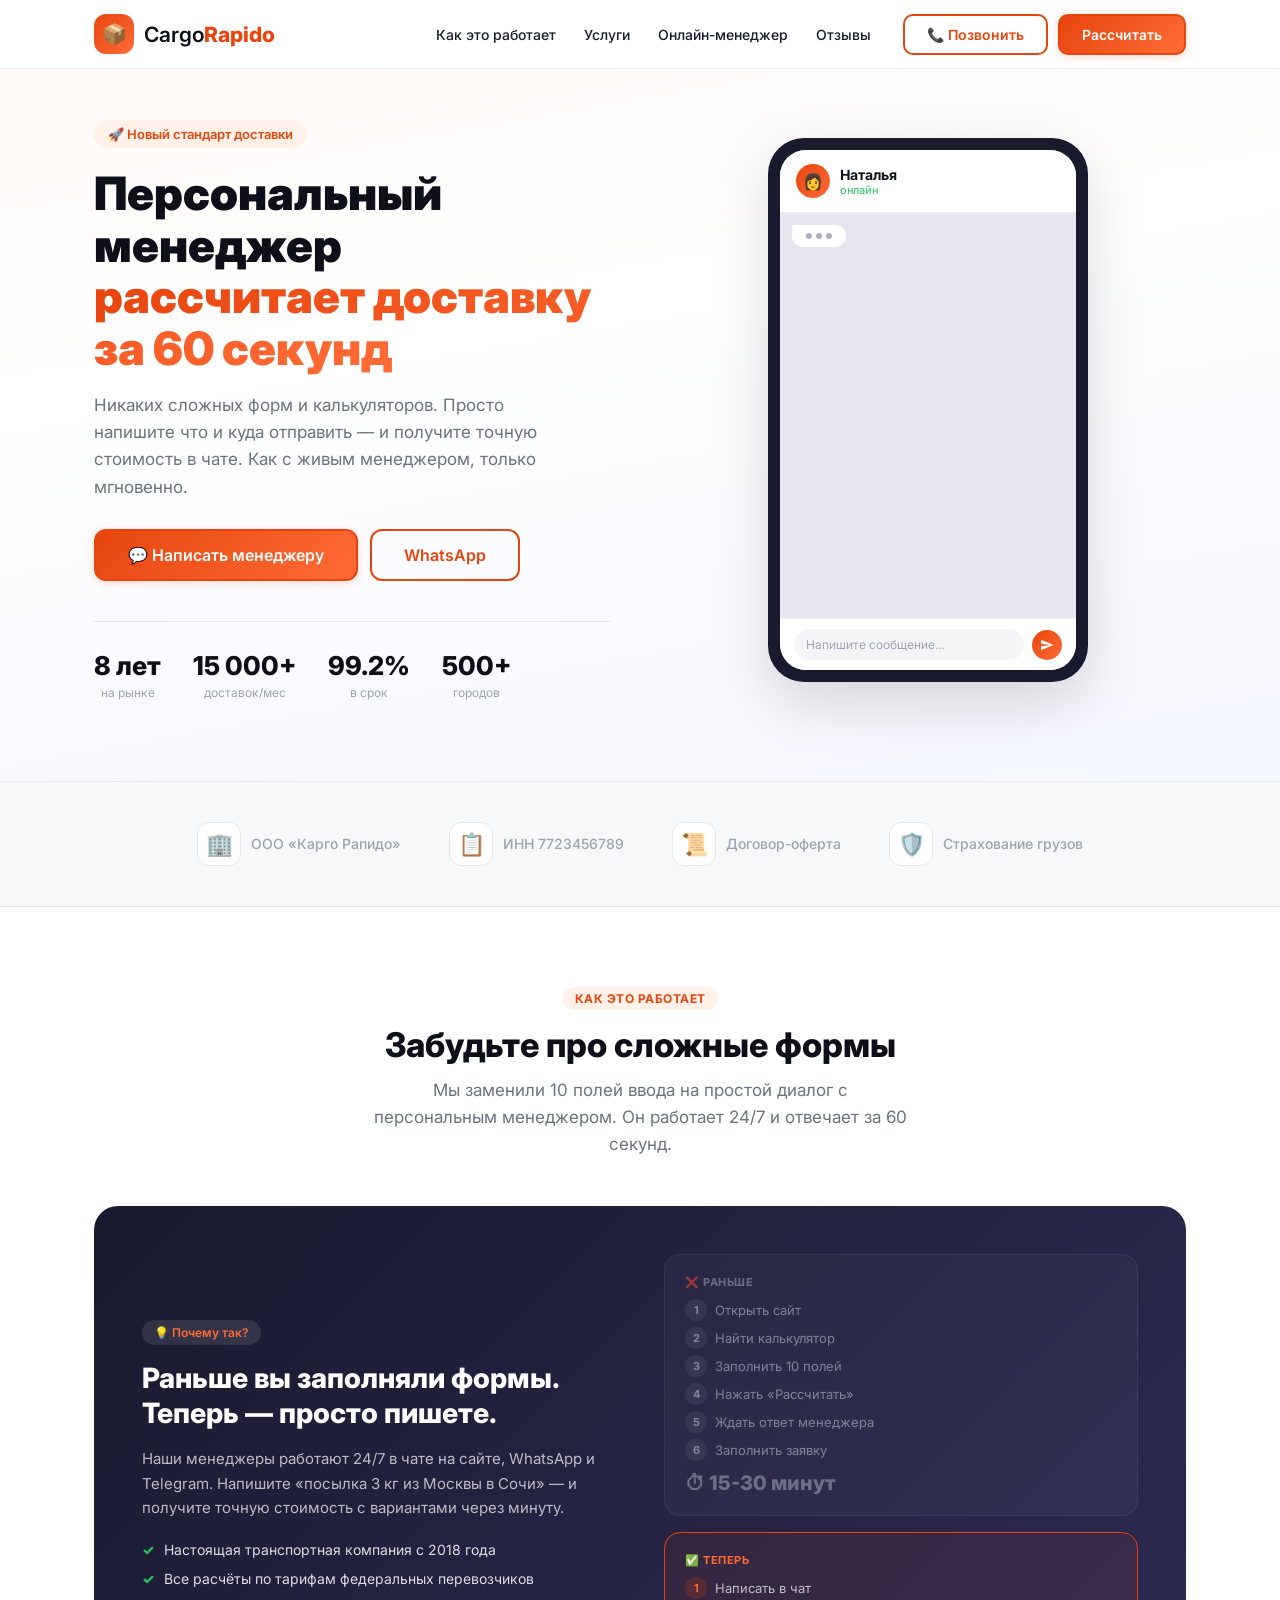
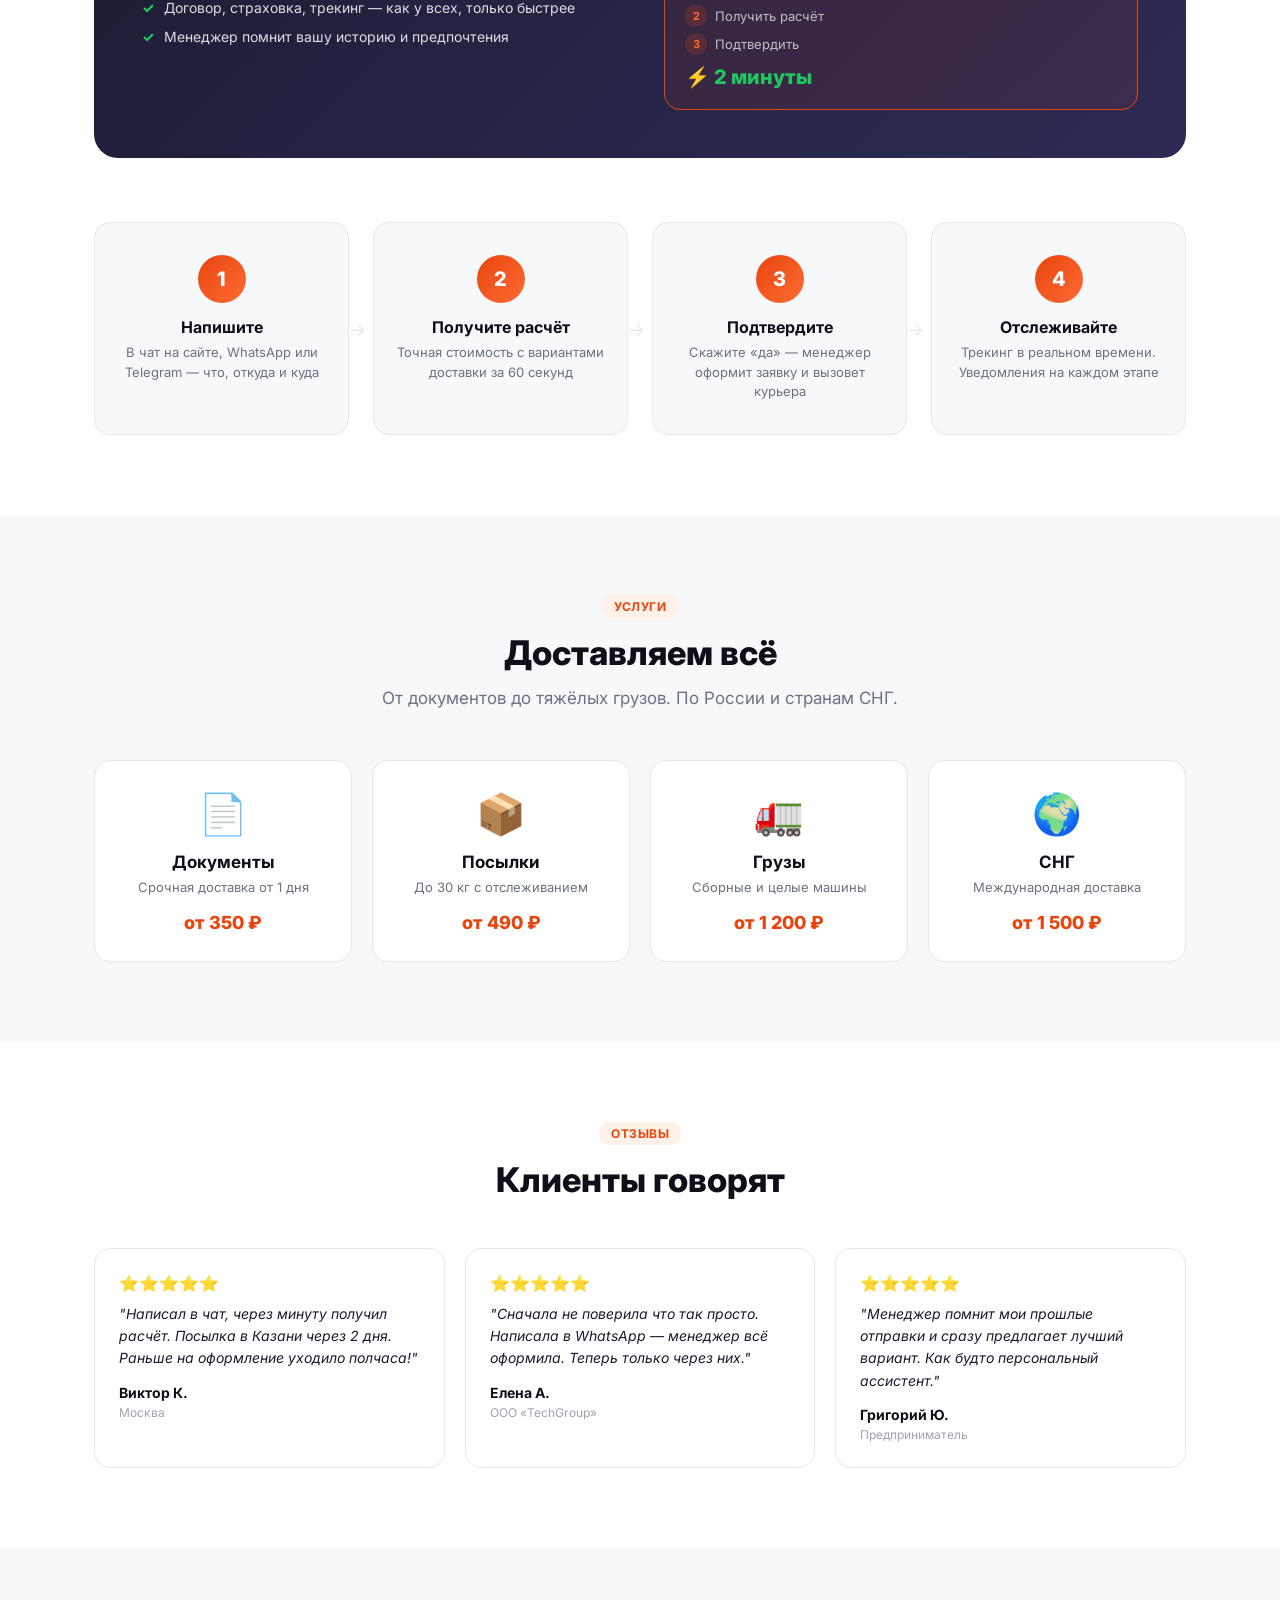
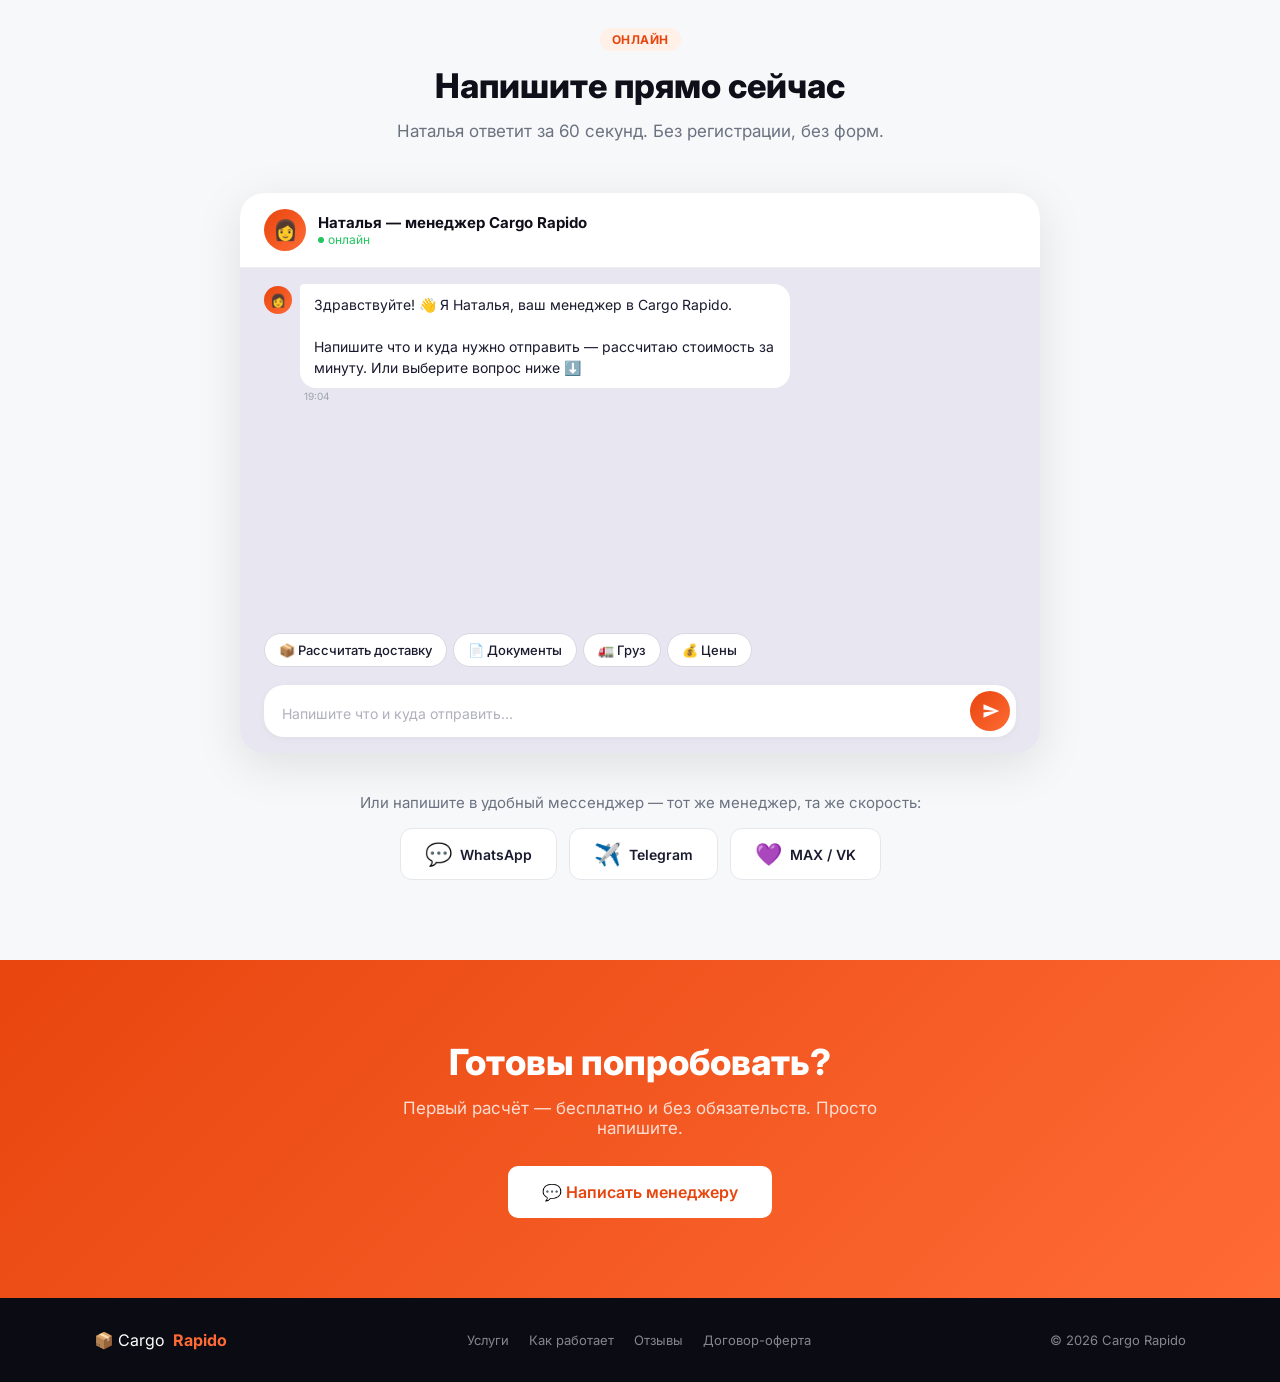
<file: v3.html>
<!DOCTYPE html>
<html lang="ru">
<head>
    <meta charset="UTF-8">
    <meta name="viewport" content="width=device-width, initial-scale=1.0">
    <title>Cargo Rapido — Доставка по России и СНГ | Персональный менеджер 24/7</title>
    <meta name="description" content="Транспортная компания Cargo Rapido. Доставка грузов, посылок, документов по России и СНГ. Персональный AI-менеджер рассчитает стоимость за 60 секунд.">
    <link rel="preconnect" href="https://fonts.googleapis.com">
    <link href="https://fonts.googleapis.com/css2?family=Inter:wght@400;500;600;700;800;900&display=swap" rel="stylesheet">
    <style>
        *, *::before, *::after { margin: 0; padding: 0; box-sizing: border-box; }

        :root {
            --primary: #E8450E;
            --primary-dark: #C73A0A;
            --primary-light: #FF6B35;
            --dark: #0F0F1A;
            --text: #1A1A2E;
            --text-light: #6B7280;
            --text-muted: #9CA3AF;
            --bg: #FFFFFF;
            --bg-light: #F7F8FA;
            --bg-dark: #0B0B14;
            --border: #E5E7EB;
            --green: #22C55E;
            --blue: #3B82F6;
            --gradient: linear-gradient(135deg, var(--primary), var(--primary-light));
        }

        html { scroll-behavior: smooth; }
        body {
            font-family: 'Inter', -apple-system, sans-serif;
            color: var(--text);
            background: var(--bg);
            -webkit-font-smoothing: antialiased;
        }
        .container { max-width: 1140px; margin: 0 auto; padding: 0 24px; }

        /* ============ HEADER ============ */
        .header {
            position: fixed; top: 0; left: 0; right: 0; z-index: 100;
            background: rgba(255,255,255,0.97);
            backdrop-filter: blur(12px);
            border-bottom: 1px solid rgba(0,0,0,0.06);
            transition: box-shadow 0.3s;
        }
        .header.scrolled { box-shadow: 0 2px 20px rgba(0,0,0,0.06); }
        .header-inner {
            display: flex; align-items: center; height: 68px; gap: 32px;
        }
        .logo {
            display: flex; align-items: center; gap: 10px;
            text-decoration: none; color: var(--dark);
        }
        .logo-box {
            width: 40px; height: 40px;
            background: var(--gradient); border-radius: 12px;
            display: flex; align-items: center; justify-content: center;
            font-size: 20px;
        }
        .logo-name { font-size: 21px; font-weight: 600; }
        .logo-name b { font-weight: 800; color: var(--primary); }
        .nav { display: flex; gap: 28px; margin-left: auto; }
        .nav a {
            color: var(--text); text-decoration: none;
            font-size: 14px; font-weight: 500;
            transition: color 0.2s;
        }
        .nav a:hover { color: var(--primary); }
        .header-cta {
            display: flex; gap: 10px; align-items: center;
        }
        .btn {
            display: inline-flex; align-items: center; gap: 6px;
            padding: 10px 22px; font-family: inherit; font-weight: 600;
            font-size: 14px; border-radius: 10px; border: 2px solid transparent;
            cursor: pointer; text-decoration: none; transition: all 0.2s;
        }
        .btn-outline { background: transparent; color: var(--primary); border-color: var(--primary); }
        .btn-outline:hover { background: var(--primary); color: white; }
        .btn-primary {
            background: var(--gradient); color: white; border-color: var(--primary);
            box-shadow: 0 2px 10px rgba(232,69,14,0.2);
        }
        .btn-primary:hover { transform: translateY(-1px); box-shadow: 0 4px 16px rgba(232,69,14,0.3); }
        .btn-lg { padding: 14px 32px; font-size: 16px; border-radius: 12px; }
        .btn-white { background: white; color: var(--primary); border-color: white; padding: 14px 32px; font-size: 16px; }
        .btn-white:hover { background: transparent; color: white; }

        .burger { display: none; background: none; border: none; cursor: pointer; padding: 6px; }
        .burger span { display: block; width: 22px; height: 2px; background: var(--dark); margin: 5px 0; transition: 0.3s; }

        /* ============ HERO ============ */
        .hero {
            padding: 120px 0 80px;
            background: linear-gradient(170deg, #FFF8F5 0%, #FFFFFF 40%, #F5F7FF 100%);
            overflow: hidden;
        }
        .hero-grid {
            display: grid; grid-template-columns: 1fr 1fr;
            gap: 60px; align-items: center;
        }
        .hero-badge {
            display: inline-flex; align-items: center; gap: 6px;
            padding: 6px 14px; background: #FFF0E8;
            color: var(--primary); font-size: 13px; font-weight: 600;
            border-radius: 50px; margin-bottom: 20px;
        }
        .hero h1 {
            font-size: 46px; font-weight: 900; line-height: 1.12;
            color: var(--dark); margin-bottom: 18px;
        }
        .hero h1 span {
            background: var(--gradient);
            -webkit-background-clip: text; -webkit-text-fill-color: transparent;
        }
        .hero-text {
            font-size: 17px; color: var(--text-light);
            line-height: 1.6; margin-bottom: 28px; max-width: 480px;
        }
        .hero-btns { display: flex; gap: 12px; margin-bottom: 40px; flex-wrap: wrap; }
        .hero-trust {
            display: flex; gap: 32px; align-items: center;
            padding-top: 28px; border-top: 1px solid var(--border);
        }
        .trust-item { text-align: center; }
        .trust-item strong { display: block; font-size: 26px; font-weight: 800; color: var(--dark); }
        .trust-item span { font-size: 12px; color: var(--text-muted); }

        /* Hero right - phone mockup with chat */
        .hero-phone {
            position: relative;
            display: flex; justify-content: center;
        }
        .phone-frame {
            width: 320px;
            background: #1A1A2E;
            border-radius: 36px;
            padding: 12px;
            box-shadow: 0 20px 60px rgba(0,0,0,0.15);
        }
        .phone-screen {
            background: #E8E6F0;
            border-radius: 26px;
            overflow: hidden;
            height: 520px;
            display: flex;
            flex-direction: column;
        }
        .phone-header {
            background: white; padding: 14px 16px;
            display: flex; align-items: center; gap: 10px;
            border-bottom: 1px solid #eee;
        }
        .phone-ava {
            width: 34px; height: 34px; border-radius: 50%;
            background: var(--gradient);
            display: flex; align-items: center; justify-content: center;
            font-size: 16px;
        }
        .phone-name { font-size: 14px; font-weight: 700; color: var(--dark); }
        .phone-status { font-size: 11px; color: var(--green); }
        .phone-msgs {
            flex: 1; padding: 12px;
            display: flex; flex-direction: column; gap: 6px;
            overflow: hidden;
        }
        .pm { opacity: 0; transform: translateY(8px); transition: all 0.4s ease; }
        .pm.visible { opacity: 1; transform: translateY(0); }
        .phone-typing {
            align-self: flex-start;
            display: none; gap: 4px; align-items: center;
            padding: 8px 14px; background: white;
            border-radius: 4px 14px 14px 14px;
        }
        .phone-typing.show { display: flex; }
        .phone-typing span {
            width: 6px; height: 6px; border-radius: 50%;
            background: #B0B0BE;
            animation: ptdot 1.4s infinite;
        }
        .phone-typing span:nth-child(2) { animation-delay: 0.2s; }
        .phone-typing span:nth-child(3) { animation-delay: 0.4s; }
        @keyframes ptdot {
            0%, 60%, 100% { transform: translateY(0); }
            30% { transform: translateY(-4px); }
        }
        .pm { max-width: 80%; }
        .pm-bot { align-self: flex-start; }
        .pm-user { align-self: flex-end; }
        .pm-bubble {
            padding: 8px 12px; font-size: 12.5px; line-height: 1.45;
        }
        .pm-bot .pm-bubble {
            background: white; color: var(--text);
            border-radius: 4px 14px 14px 14px;
        }
        .pm-user .pm-bubble {
            background: var(--primary); color: white;
            border-radius: 14px 4px 14px 14px;
        }
        .pm-time { font-size: 10px; color: var(--text-muted); margin-top: 2px; padding: 0 4px; }
        .pm-user .pm-time { text-align: right; }
        .phone-input {
            background: white; padding: 10px 14px;
            display: flex; align-items: center; gap: 8px;
            border-top: 1px solid #eee;
        }
        .phone-input-field {
            flex: 1; padding: 8px 12px;
            background: #F5F5F8; border-radius: 20px;
            font-size: 12px; color: var(--text-muted); border: none;
        }
        .phone-send {
            width: 30px; height: 30px; border-radius: 50%;
            background: var(--gradient); border: none;
            display: flex; align-items: center; justify-content: center;
        }
        .phone-send svg { width: 14px; height: 14px; fill: white; }

        /* ============ TRUST BAR ============ */
        .trust-bar {
            padding: 40px 0;
            background: var(--bg-light);
            border-top: 1px solid var(--border);
            border-bottom: 1px solid var(--border);
        }
        .trust-bar-inner {
            display: flex; justify-content: center;
            gap: 48px; align-items: center; flex-wrap: wrap;
        }
        .trust-logo {
            display: flex; align-items: center; gap: 10px;
            color: var(--text-muted); font-size: 14px; font-weight: 500;
        }
        .trust-logo-icon {
            width: 44px; height: 44px; border-radius: 12px;
            background: white; border: 1px solid var(--border);
            display: flex; align-items: center; justify-content: center;
            font-size: 22px;
        }

        /* ============ HOW IT WORKS ============ */
        .section { padding: 80px 0; }
        .section-header { text-align: center; margin-bottom: 48px; }
        .section-label {
            display: inline-block; padding: 4px 12px;
            background: #FFF0E8; color: var(--primary);
            border-radius: 50px; font-size: 12px; font-weight: 700;
            text-transform: uppercase; letter-spacing: 0.5px;
            margin-bottom: 14px;
        }
        .section-title {
            font-size: 34px; font-weight: 800; color: var(--dark);
            margin-bottom: 12px;
        }
        .section-sub {
            font-size: 17px; color: var(--text-light); max-width: 540px;
            margin: 0 auto; line-height: 1.6;
        }

        /* Explanation block */
        .explain {
            background: linear-gradient(135deg, #1A1A2E, #2D2B55);
            border-radius: 24px; padding: 48px;
            display: grid; grid-template-columns: 1fr 1fr;
            gap: 48px; align-items: center; color: white;
            margin-bottom: 64px;
        }
        .explain-badge {
            display: inline-flex; align-items: center; gap: 6px;
            padding: 5px 12px; background: rgba(255,255,255,0.1);
            border-radius: 50px; font-size: 12px; font-weight: 600;
            margin-bottom: 16px; color: var(--primary-light);
        }
        .explain h3 {
            font-size: 28px; font-weight: 800; margin-bottom: 16px; line-height: 1.25;
        }
        .explain p {
            font-size: 15px; color: rgba(255,255,255,0.7); line-height: 1.65;
            margin-bottom: 20px;
        }
        .explain-list {
            list-style: none; display: flex; flex-direction: column; gap: 12px;
        }
        .explain-list li {
            display: flex; align-items: flex-start; gap: 10px;
            font-size: 14px; color: rgba(255,255,255,0.85);
        }
        .explain-list li::before { content: "✓"; color: var(--green); font-weight: 800; flex-shrink: 0; }

        .explain-right {
            display: flex; flex-direction: column; gap: 16px;
        }
        .compare-card {
            background: rgba(255,255,255,0.06);
            border: 1px solid rgba(255,255,255,0.1);
            border-radius: 16px; padding: 20px;
        }
        .compare-card.old { opacity: 0.6; }
        .compare-card.new { border-color: var(--primary); background: rgba(232,69,14,0.08); }
        .compare-label {
            font-size: 11px; font-weight: 700; text-transform: uppercase;
            letter-spacing: 0.5px; margin-bottom: 10px;
        }
        .compare-card.old .compare-label { color: var(--text-muted); }
        .compare-card.new .compare-label { color: var(--primary-light); }
        .compare-steps {
            display: flex; flex-direction: column; gap: 6px;
        }
        .compare-step {
            display: flex; align-items: center; gap: 8px;
            font-size: 13px; color: rgba(255,255,255,0.7);
        }
        .compare-step .num {
            width: 22px; height: 22px; border-radius: 50%;
            background: rgba(255,255,255,0.1);
            display: flex; align-items: center; justify-content: center;
            font-size: 11px; font-weight: 700; flex-shrink: 0;
        }
        .compare-card.new .compare-step .num { background: rgba(232,69,14,0.2); color: var(--primary-light); }
        .compare-card.old .compare-step.strike { text-decoration: line-through; opacity: 0.5; }
        .compare-time {
            margin-top: 10px; font-size: 20px; font-weight: 800;
        }
        .compare-card.old .compare-time { color: var(--text-muted); }
        .compare-card.new .compare-time { color: var(--green); }

        /* Steps */
        .steps-grid {
            display: grid; grid-template-columns: repeat(4, 1fr); gap: 24px;
        }
        .step-card {
            text-align: center; padding: 32px 20px;
            background: var(--bg-light); border-radius: 16px;
            border: 1px solid var(--border);
            transition: all 0.2s; position: relative;
        }
        .step-card:hover { transform: translateY(-4px); box-shadow: 0 8px 24px rgba(0,0,0,0.06); }
        .step-num {
            width: 48px; height: 48px; border-radius: 50%;
            background: var(--gradient); color: white;
            font-size: 20px; font-weight: 800;
            display: flex; align-items: center; justify-content: center;
            margin: 0 auto 14px;
        }
        .step-card h4 { font-size: 16px; font-weight: 700; color: var(--dark); margin-bottom: 6px; }
        .step-card p { font-size: 13px; color: var(--text-light); line-height: 1.5; }
        .step-arrow {
            position: absolute; right: -18px; top: 50%;
            transform: translateY(-50%); font-size: 18px; color: var(--border);
        }
        .step-card:last-child .step-arrow { display: none; }

        /* ============ SERVICES ============ */
        .services-grid {
            display: grid; grid-template-columns: repeat(4, 1fr); gap: 20px;
        }
        .svc-card {
            background: white; border: 1.5px solid var(--border);
            border-radius: 16px; padding: 28px 20px;
            text-align: center; transition: all 0.2s;
        }
        .svc-card:hover { border-color: var(--primary); transform: translateY(-3px); box-shadow: 0 8px 24px rgba(232,69,14,0.08); }
        .svc-icon { font-size: 40px; margin-bottom: 14px; }
        .svc-card h4 { font-size: 17px; font-weight: 700; color: var(--dark); margin-bottom: 6px; }
        .svc-card p { font-size: 13px; color: var(--text-light); margin-bottom: 14px; line-height: 1.5; }
        .svc-price { font-size: 18px; font-weight: 800; color: var(--primary); }

        /* ============ REVIEWS ============ */
        .reviews-grid {
            display: grid; grid-template-columns: repeat(3, 1fr); gap: 20px;
        }
        .review {
            background: white; border: 1px solid var(--border);
            border-radius: 16px; padding: 24px;
        }
        .review-stars { color: #FFC107; font-size: 16px; margin-bottom: 10px; }
        .review p { font-size: 14px; font-style: italic; color: var(--text); line-height: 1.6; margin-bottom: 14px; }
        .review-author strong { display: block; font-size: 14px; color: var(--dark); }
        .review-author span { font-size: 12px; color: var(--text-muted); }

        /* ============ CHAT SECTION ============ */
        .chat-section {
            padding: 80px 0;
            background: var(--bg-light);
        }
        .chat-container {
            max-width: 800px;
            margin: 0 auto;
            background: #E8E6F0;
            border-radius: 24px;
            overflow: hidden;
            box-shadow: 0 12px 48px rgba(0,0,0,0.1);
            height: 560px;
            display: flex;
            flex-direction: column;
        }
        .chat-hdr {
            background: white;
            padding: 16px 24px;
            display: flex; align-items: center; gap: 12px;
            border-bottom: 1px solid #eee;
            flex-shrink: 0;
        }
        .chat-hdr-ava {
            width: 42px; height: 42px; border-radius: 50%;
            background: var(--gradient);
            display: flex; align-items: center; justify-content: center;
            font-size: 20px;
        }
        .chat-hdr-name { font-size: 15px; font-weight: 700; color: var(--dark); }
        .chat-hdr-status { font-size: 12px; color: var(--green); display: flex; align-items: center; gap: 4px; }
        .chat-hdr-dot { width: 6px; height: 6px; border-radius: 50%; background: var(--green); }

        .chat-msgs {
            flex: 1; overflow-y: auto; padding: 16px 24px;
            display: flex; flex-direction: column; gap: 6px;
        }
        .cm { max-width: 70%; animation: cmIn 0.3s ease; }
        @keyframes cmIn { from { opacity: 0; transform: translateY(6px); } to { opacity: 1; } }
        .cm-bot { align-self: flex-start; display: flex; gap: 8px; }
        .cm-user { align-self: flex-end; }
        .cm-ava {
            width: 28px; height: 28px; border-radius: 50%;
            background: var(--gradient);
            display: flex; align-items: center; justify-content: center;
            font-size: 13px; flex-shrink: 0; margin-top: 2px;
        }
        .cm-bubble {
            padding: 10px 14px; font-size: 14px; line-height: 1.5;
            white-space: pre-wrap; word-break: break-word;
        }
        .cm-bot .cm-bubble { background: white; color: var(--text); border-radius: 4px 16px 16px 16px; }
        .cm-user .cm-bubble { background: var(--primary); color: white; border-radius: 16px 4px 16px 16px; }
        .cm-time { font-size: 10px; color: var(--text-muted); margin-top: 2px; padding: 0 4px; }
        .cm-user .cm-time { text-align: right; }

        .typing-ind { display: none; align-self: flex-start; gap: 8px; }
        .typing-ind.show { display: flex; }
        .typing-ind .cm-ava { background: var(--gradient); }
        .typing-dots {
            background: white; border-radius: 4px 16px 16px 16px;
            padding: 10px 16px; display: flex; gap: 4px; align-items: center;
        }
        .typing-dots span {
            width: 7px; height: 7px; border-radius: 50%; background: #B8B8C8;
            animation: tdot 1.4s infinite;
        }
        .typing-dots span:nth-child(2) { animation-delay: 0.2s; }
        .typing-dots span:nth-child(3) { animation-delay: 0.4s; }
        @keyframes tdot {
            0%, 60%, 100% { transform: translateY(0); }
            30% { transform: translateY(-4px); }
        }

        .chat-qr {
            display: flex; gap: 6px; flex-wrap: wrap;
            padding: 8px 24px; flex-shrink: 0;
        }
        .chat-qr.hidden { display: none; }
        .qr {
            padding: 8px 14px; background: white;
            border: 1.5px solid #D8D8E4; border-radius: 50px;
            font-size: 13px; font-family: inherit; font-weight: 500;
            color: var(--text); cursor: pointer; transition: 0.15s;
        }
        .qr:hover { border-color: var(--primary); color: var(--primary); }

        .chat-inp {
            padding: 10px 24px 16px; flex-shrink: 0;
        }
        .chat-inp-box {
            display: flex; align-items: flex-end; gap: 8px;
            background: white; border-radius: 20px;
            padding: 6px 6px 6px 18px;
            box-shadow: 0 2px 8px rgba(0,0,0,0.04);
        }
        .chat-inp-box textarea {
            flex: 1; border: none; outline: none;
            font-family: inherit; font-size: 14px;
            resize: none; max-height: 80px; line-height: 1.5;
            padding: 7px 0; background: transparent;
        }
        .chat-inp-box textarea::placeholder { color: #B0B0BE; }
        .chat-send {
            width: 40px; height: 40px; border-radius: 50%;
            background: var(--gradient); border: none;
            cursor: pointer; display: flex; align-items: center; justify-content: center;
            flex-shrink: 0; transition: 0.15s;
        }
        .chat-send:hover { transform: scale(1.06); }
        .chat-send:disabled { opacity: 0.4; }
        .chat-send svg { width: 18px; height: 18px; fill: white; margin-left: 2px; }

        /* ============ MESSENGERS CTA ============ */
        .messengers {
            padding: 40px 0 0;
            text-align: center;
        }
        .messengers p {
            font-size: 15px; color: var(--text-light); margin-bottom: 16px;
        }
        .msg-links {
            display: flex; gap: 12px; justify-content: center; flex-wrap: wrap;
        }
        .msg-link {
            display: flex; align-items: center; gap: 8px;
            padding: 12px 24px; background: white;
            border: 1.5px solid var(--border); border-radius: 12px;
            text-decoration: none; color: var(--text);
            font-size: 14px; font-weight: 600;
            transition: 0.2s;
        }
        .msg-link:hover { transform: translateY(-2px); box-shadow: 0 4px 12px rgba(0,0,0,0.06); }
        .msg-link.wa:hover { border-color: #25D366; }
        .msg-link.tg:hover { border-color: #0088cc; }
        .msg-link-icon { font-size: 22px; }

        /* ============ CTA ============ */
        .cta {
            padding: 80px 0;
            background: var(--gradient); text-align: center;
        }
        .cta h2 { font-size: 36px; font-weight: 800; color: white; margin-bottom: 14px; }
        .cta p { font-size: 17px; color: rgba(255,255,255,0.8); margin-bottom: 28px; max-width: 480px; margin-left: auto; margin-right: auto; }

        /* ============ FOOTER ============ */
        .footer {
            padding: 32px 0; background: var(--bg-dark);
            color: rgba(255,255,255,0.5); font-size: 13px;
        }
        .footer-inner {
            display: flex; justify-content: space-between; align-items: center; flex-wrap: wrap; gap: 16px;
        }
        .footer-brand { display: flex; align-items: center; gap: 8px; color: white; font-size: 16px; }
        .footer-brand b { color: var(--primary-light); }
        .footer-links { display: flex; gap: 20px; }
        .footer-links a { color: rgba(255,255,255,0.5); text-decoration: none; font-size: 13px; }
        .footer-links a:hover { color: white; }

        /* ============ RESPONSIVE ============ */
        @media (max-width: 1024px) {
            .hero h1 { font-size: 36px; }
            .services-grid, .steps-grid { grid-template-columns: repeat(2, 1fr); }
            .step-arrow { display: none; }
            .explain { grid-template-columns: 1fr; }
        }
        @media (max-width: 768px) {
            .nav, .header-cta { display: none; }
            .burger { display: block; }
            .hero { padding: 100px 0 60px; }
            .hero-grid { grid-template-columns: 1fr; gap: 40px; }
            .hero-phone { display: none; }
            .hero h1 { font-size: 30px; }
            .trust-bar-inner { gap: 24px; }
            .services-grid, .steps-grid, .reviews-grid { grid-template-columns: 1fr; }
            .explain { padding: 28px 20px; }
            .chat-container { height: 480px; border-radius: 16px; }
            .chat-msgs { padding: 12px 16px; }
            .chat-inp { padding: 8px 16px 12px; }
            .chat-qr { padding: 6px 16px; }
            .section-title { font-size: 26px; }
            .cta h2 { font-size: 28px; }
            .footer-inner { flex-direction: column; text-align: center; }
        }

        /* Mobile nav */
        .mobile-nav {
            display: none; position: fixed; top: 68px; left: 0; right: 0;
            background: white; box-shadow: 0 8px 24px rgba(0,0,0,0.1);
            padding: 16px 24px; z-index: 99; flex-direction: column; gap: 12px;
        }
        .mobile-nav.open { display: flex; }
        .mobile-nav a { color: var(--text); text-decoration: none; font-size: 15px; font-weight: 500; padding: 8px 0; border-bottom: 1px solid var(--border); }
    </style>
</head>
<body>

<!-- HEADER -->
<header class="header" id="header">
    <div class="container header-inner">
        <a href="/" class="logo">
            <div class="logo-box">📦</div>
            <span class="logo-name">Cargo<b>Rapido</b></span>
        </a>
        <nav class="nav">
            <a href="#how">Как это работает</a>
            <a href="#services">Услуги</a>
            <a href="#chat-section">Онлайн-менеджер</a>
            <a href="#reviews">Отзывы</a>
        </nav>
        <div class="header-cta">
            <a href="tel:+74951234567" class="btn btn-outline">📞 Позвонить</a>
            <a href="#chat-section" class="btn btn-primary">Рассчитать</a>
        </div>
        <button class="burger" id="burger"><span></span><span></span><span></span></button>
    </div>
</header>
<div class="mobile-nav" id="mobile-nav">
    <a href="#how">Как это работает</a>
    <a href="#services">Услуги</a>
    <a href="#chat-section">Онлайн-менеджер</a>
    <a href="#reviews">Отзывы</a>
    <a href="tel:+74951234567">📞 Позвонить</a>
</div>

<!-- HERO -->
<section class="hero">
    <div class="container">
        <div class="hero-grid">
            <div>
                <div class="hero-badge">🚀 Новый стандарт доставки</div>
                <h1>Персональный менеджер <span>рассчитает доставку за 60 секунд</span></h1>
                <p class="hero-text">Никаких сложных форм и калькуляторов. Просто напишите что и куда отправить — и получите точную стоимость в чате. Как с живым менеджером, только мгновенно.</p>
                <div class="hero-btns">
                    <a href="#chat-section" class="btn btn-primary btn-lg">💬 Написать менеджеру</a>
                    <a href="https://wa.me/74951234567" class="btn btn-outline btn-lg">WhatsApp</a>
                </div>
                <div class="hero-trust">
                    <div class="trust-item"><strong>8 лет</strong><span>на рынке</span></div>
                    <div class="trust-item"><strong>15 000+</strong><span>доставок/мес</span></div>
                    <div class="trust-item"><strong>99.2%</strong><span>в срок</span></div>
                    <div class="trust-item"><strong>500+</strong><span>городов</span></div>
                </div>
            </div>

            <!-- Phone mockup -->
            <div class="hero-phone">
                <div class="phone-frame">
                    <div class="phone-screen">
                        <div class="phone-header">
                            <div class="phone-ava">👩</div>
                            <div>
                                <div class="phone-name">Наталья</div>
                                <div class="phone-status">онлайн</div>
                            </div>
                        </div>
                        <div class="phone-msgs" id="phone-msgs">
                            <div class="phone-typing" id="phone-typing"><span></span><span></span><span></span></div>
                        </div>
                        <div class="phone-input">
                            <div class="phone-input-field">Напишите сообщение...</div>
                            <div class="phone-send"><svg viewBox="0 0 24 24"><path d="M2.01 21L23 12 2.01 3 2 10l15 2-15 2z" fill="white"/></svg></div>
                        </div>
                    </div>
                </div>
            </div>
        </div>
    </div>
</section>

<!-- TRUST BAR -->
<section class="trust-bar">
    <div class="container">
        <div class="trust-bar-inner">
            <div class="trust-logo">
                <div class="trust-logo-icon">🏢</div>
                ООО «Карго Рапидо»
            </div>
            <div class="trust-logo">
                <div class="trust-logo-icon">📋</div>
                ИНН 7723456789
            </div>
            <div class="trust-logo">
                <div class="trust-logo-icon">📜</div>
                Договор-оферта
            </div>
            <div class="trust-logo">
                <div class="trust-logo-icon">🛡️</div>
                Страхование грузов
            </div>
        </div>
    </div>
</section>

<!-- HOW IT WORKS + EXPLANATION -->
<section class="section" id="how">
    <div class="container">
        <div class="section-header">
            <div class="section-label">Как это работает</div>
            <h2 class="section-title">Забудьте про сложные формы</h2>
            <p class="section-sub">Мы заменили 10 полей ввода на простой диалог с персональным менеджером. Он работает 24/7 и отвечает за 60 секунд.</p>
        </div>

        <!-- Old vs New comparison -->
        <div class="explain">
            <div>
                <div class="explain-badge">💡 Почему так?</div>
                <h3>Раньше вы заполняли формы. Теперь — просто пишете.</h3>
                <p>Наши менеджеры работают 24/7 в чате на сайте, WhatsApp и Telegram. Напишите «посылка 3 кг из Москвы в Сочи» — и получите точную стоимость с вариантами через минуту.</p>
                <ul class="explain-list">
                    <li>Настоящая транспортная компания с 2018 года</li>
                    <li>Все расчёты по тарифам федеральных перевозчиков</li>
                    <li>Договор, страховка, трекинг — как у всех, только быстрее</li>
                    <li>Менеджер помнит вашу историю и предпочтения</li>
                </ul>
            </div>
            <div class="explain-right">
                <div class="compare-card old">
                    <div class="compare-label">❌ Раньше</div>
                    <div class="compare-steps">
                        <div class="compare-step"><span class="num">1</span> Открыть сайт</div>
                        <div class="compare-step"><span class="num">2</span> Найти калькулятор</div>
                        <div class="compare-step"><span class="num">3</span> Заполнить 10 полей</div>
                        <div class="compare-step"><span class="num">4</span> Нажать «Рассчитать»</div>
                        <div class="compare-step"><span class="num">5</span> Ждать ответ менеджера</div>
                        <div class="compare-step"><span class="num">6</span> Заполнить заявку</div>
                    </div>
                    <div class="compare-time">⏱ 15-30 минут</div>
                </div>
                <div class="compare-card new">
                    <div class="compare-label">✅ Теперь</div>
                    <div class="compare-steps">
                        <div class="compare-step"><span class="num">1</span> Написать в чат</div>
                        <div class="compare-step"><span class="num">2</span> Получить расчёт</div>
                        <div class="compare-step"><span class="num">3</span> Подтвердить</div>
                    </div>
                    <div class="compare-time">⚡ 2 минуты</div>
                </div>
            </div>
        </div>

        <!-- Steps -->
        <div class="steps-grid">
            <div class="step-card">
                <div class="step-num">1</div>
                <h4>Напишите</h4>
                <p>В чат на сайте, WhatsApp или Telegram — что, откуда и куда</p>
                <span class="step-arrow">→</span>
            </div>
            <div class="step-card">
                <div class="step-num">2</div>
                <h4>Получите расчёт</h4>
                <p>Точная стоимость с вариантами доставки за 60 секунд</p>
                <span class="step-arrow">→</span>
            </div>
            <div class="step-card">
                <div class="step-num">3</div>
                <h4>Подтвердите</h4>
                <p>Скажите «да» — менеджер оформит заявку и вызовет курьера</p>
                <span class="step-arrow">→</span>
            </div>
            <div class="step-card">
                <div class="step-num">4</div>
                <h4>Отслеживайте</h4>
                <p>Трекинг в реальном времени. Уведомления на каждом этапе</p>
            </div>
        </div>
    </div>
</section>

<!-- SERVICES -->
<section class="section" id="services" style="background: var(--bg-light);">
    <div class="container">
        <div class="section-header">
            <div class="section-label">Услуги</div>
            <h2 class="section-title">Доставляем всё</h2>
            <p class="section-sub">От документов до тяжёлых грузов. По России и странам СНГ.</p>
        </div>
        <div class="services-grid">
            <div class="svc-card">
                <div class="svc-icon">📄</div>
                <h4>Документы</h4>
                <p>Срочная доставка от 1 дня</p>
                <div class="svc-price">от 350 ₽</div>
            </div>
            <div class="svc-card">
                <div class="svc-icon">📦</div>
                <h4>Посылки</h4>
                <p>До 30 кг с отслеживанием</p>
                <div class="svc-price">от 490 ₽</div>
            </div>
            <div class="svc-card">
                <div class="svc-icon">🚛</div>
                <h4>Грузы</h4>
                <p>Сборные и целые машины</p>
                <div class="svc-price">от 1 200 ₽</div>
            </div>
            <div class="svc-card">
                <div class="svc-icon">🌍</div>
                <h4>СНГ</h4>
                <p>Международная доставка</p>
                <div class="svc-price">от 1 500 ₽</div>
            </div>
        </div>
    </div>
</section>

<!-- REVIEWS -->
<section class="section" id="reviews">
    <div class="container">
        <div class="section-header">
            <div class="section-label">Отзывы</div>
            <h2 class="section-title">Клиенты говорят</h2>
        </div>
        <div class="reviews-grid">
            <div class="review">
                <div class="review-stars">⭐⭐⭐⭐⭐</div>
                <p>"Написал в чат, через минуту получил расчёт. Посылка в Казани через 2 дня. Раньше на оформление уходило полчаса!"</p>
                <div class="review-author"><strong>Виктор К.</strong><span>Москва</span></div>
            </div>
            <div class="review">
                <div class="review-stars">⭐⭐⭐⭐⭐</div>
                <p>"Сначала не поверила что так просто. Написала в WhatsApp — менеджер всё оформила. Теперь только через них."</p>
                <div class="review-author"><strong>Елена А.</strong><span>ООО «TechGroup»</span></div>
            </div>
            <div class="review">
                <div class="review-stars">⭐⭐⭐⭐⭐</div>
                <p>"Менеджер помнит мои прошлые отправки и сразу предлагает лучший вариант. Как будто персональный ассистент."</p>
                <div class="review-author"><strong>Григорий Ю.</strong><span>Предприниматель</span></div>
            </div>
        </div>
    </div>
</section>

<!-- CHAT SECTION -->
<section class="chat-section" id="chat-section">
    <div class="container">
        <div class="section-header">
            <div class="section-label">Онлайн</div>
            <h2 class="section-title">Напишите прямо сейчас</h2>
            <p class="section-sub">Наталья ответит за 60 секунд. Без регистрации, без форм.</p>
        </div>

        <div class="chat-container">
            <div class="chat-hdr">
                <div class="chat-hdr-ava">👩</div>
                <div>
                    <div class="chat-hdr-name">Наталья — менеджер Cargo Rapido</div>
                    <div class="chat-hdr-status"><div class="chat-hdr-dot"></div> онлайн</div>
                </div>
            </div>
            <div class="chat-msgs" id="chat-msgs"></div>
            <div class="chat-qr" id="chat-qr">
                <button class="qr" data-m="Рассчитать доставку посылки">📦 Рассчитать доставку</button>
                <button class="qr" data-m="Отправить документы">📄 Документы</button>
                <button class="qr" data-m="Доставка груза по России">🚛 Груз</button>
                <button class="qr" data-m="Какие цены и сроки?">💰 Цены</button>
            </div>
            <div class="chat-inp">
                <div class="chat-inp-box">
                    <textarea id="chat-input" rows="1" placeholder="Напишите что и куда отправить..."></textarea>
                    <button class="chat-send" id="chat-send">
                        <svg viewBox="0 0 24 24"><path d="M2.01 21L23 12 2.01 3 2 10l15 2-15 2z"/></svg>
                    </button>
                </div>
            </div>
        </div>

        <!-- Messengers -->
        <div class="messengers">
            <p>Или напишите в удобный мессенджер — тот же менеджер, та же скорость:</p>
            <div class="msg-links">
                <a href="https://wa.me/74951234567" class="msg-link wa"><span class="msg-link-icon">💬</span> WhatsApp</a>
                <a href="https://t.me/cargorapido_bot" class="msg-link tg"><span class="msg-link-icon">✈️</span> Telegram</a>
                <a href="#" class="msg-link"><span class="msg-link-icon">💜</span> MAX / VK</a>
            </div>
        </div>
    </div>
</section>

<!-- CTA -->
<section class="cta">
    <div class="container">
        <h2>Готовы попробовать?</h2>
        <p>Первый расчёт — бесплатно и без обязательств. Просто напишите.</p>
        <a href="#chat-section" class="btn btn-white">💬 Написать менеджеру</a>
    </div>
</section>

<!-- FOOTER -->
<footer class="footer">
    <div class="container footer-inner">
        <div class="footer-brand">📦 Cargo<b>Rapido</b></div>
        <div class="footer-links">
            <a href="#services">Услуги</a>
            <a href="#how">Как работает</a>
            <a href="#reviews">Отзывы</a>
            <a href="#">Договор-оферта</a>
        </div>
        <div>© 2026 Cargo Rapido</div>
    </div>
</footer>

<script>
// Chat logic
const API_URL = window.CARGO_AI_API || 'https://cargo-rapido-assistant-production.up.railway.app';
const msgsEl = document.getElementById('chat-msgs');
const inpEl = document.getElementById('chat-input');
const sendEl = document.getElementById('chat-send');
const qrEl = document.getElementById('chat-qr');

let sid = localStorage.getItem('cr3_sid');
if (!sid) { sid = 'cr3_' + Math.random().toString(36).substr(2,10) + Date.now(); localStorage.setItem('cr3_sid', sid); }

function getT() { const d = new Date(); return d.getHours().toString().padStart(2,'0')+':'+d.getMinutes().toString().padStart(2,'0'); }

function addM(type, text) {
    const d = document.createElement('div');
    d.className = 'cm cm-' + type;
    let h = '';
    if (type === 'bot') h += '<div class="cm-ava">👩</div>';
    h += '<div><div class="cm-bubble"></div><div class="cm-time">' + getT() + '</div></div>';
    d.innerHTML = h;
    d.querySelector('.cm-bubble').textContent = text;
    msgsEl.appendChild(d);
    msgsEl.scrollTop = msgsEl.scrollHeight;
}

function showT() {
    let t = document.getElementById('tind');
    if (t) return;
    t = document.createElement('div');
    t.className = 'typing-ind show'; t.id = 'tind';
    t.innerHTML = '<div class="cm-ava">👩</div><div class="typing-dots"><span></span><span></span><span></span></div>';
    msgsEl.appendChild(t);
    msgsEl.scrollTop = msgsEl.scrollHeight;
}
function hideT() { const t = document.getElementById('tind'); if (t) t.remove(); }

inpEl.addEventListener('input', () => { inpEl.style.height = 'auto'; inpEl.style.height = Math.min(inpEl.scrollHeight, 80) + 'px'; });
inpEl.addEventListener('keydown', (e) => { if (e.key === 'Enter' && !e.shiftKey) { e.preventDefault(); doSend(); } });
sendEl.addEventListener('click', doSend);
document.querySelectorAll('.qr').forEach(b => b.addEventListener('click', () => { inpEl.value = b.dataset.m; doSend(); }));

async function doSend() {
    const t = inpEl.value.trim(); if (!t) return;
    qrEl.classList.add('hidden');
    inpEl.value = ''; inpEl.style.height = 'auto';
    sendEl.disabled = true;
    addM('user', t); showT();
    try {
        const r = await fetch(API_URL + '/chat', { method: 'POST', headers: {'Content-Type':'application/json'}, body: JSON.stringify({session_id: sid, message: t}) });
        if (!r.ok) throw 0;
        const d = await r.json(); hideT(); addM('bot', d.reply);
    } catch(e) {
        hideT(); addM('bot', 'Извините, сейчас не могу ответить 😔 Напишите в WhatsApp — менеджер ответит мгновенно!');
    }
    sendEl.disabled = false; inpEl.focus();
}

setTimeout(() => addM('bot', 'Здравствуйте! 👋 Я Наталья, ваш менеджер в Cargo Rapido.\n\nНапишите что и куда нужно отправить — рассчитаю стоимость за минуту. Или выберите вопрос ниже ⬇️'), 500);

// ============ PHONE CHAT ANIMATION ============
const phoneEl = document.getElementById('phone-msgs');
const phoneTyping = document.getElementById('phone-typing');

const dialog = [
    { type: 'bot', text: 'Здравствуйте! Я Наталья 👋\nЧто нужно отправить?', time: '12:01' },
    { type: 'user', text: 'Посылку 5 кг из Москвы в Казань', time: '12:01' },
    { type: 'bot', text: 'Рассчитала для вас:\n\n📦 Стандарт — 890 ₽ (3-4 дня)\n⚡ Экспресс — 1 450 ₽ (1-2 дня)\n\nЗабор курьером бесплатно!', time: '12:02' },
    { type: 'user', text: 'Давайте экспресс!', time: '12:02' },
    { type: 'bot', text: 'Отлично! ✅ Пришлите адрес забора и данные получателя — оформлю за 2 минуты', time: '12:02' },
    { type: 'user', text: 'Москва, ул. Ленина 15, кв 42\nПолучатель: Иванов Сергей\n+7 917 123-45-67', time: '12:03' },
    { type: 'bot', text: 'Заявка оформлена! 🎉\n\nТрек: CR-84521\nЗабор: завтра 10:00-14:00\nДоставка: послезавтра до 18:00\n\nОтслеживайте по трек-номеру!', time: '12:03' },
];

let dialogIndex = 0;
let dialogRunning = false;

function addPhoneMsg(msg) {
    const div = document.createElement('div');
    div.className = 'pm pm-' + msg.type;
    const bubble = document.createElement('div');
    bubble.className = 'pm-bubble';
    bubble.textContent = msg.text;
    const time = document.createElement('div');
    time.className = 'pm-time';
    time.textContent = msg.time;
    div.appendChild(bubble);
    div.appendChild(time);
    phoneEl.insertBefore(div, phoneTyping);
    // Trigger animation
    requestAnimationFrame(() => { requestAnimationFrame(() => { div.classList.add('visible'); }); });
    phoneEl.scrollTop = phoneEl.scrollHeight;
}

function playDialog() {
    if (dialogIndex >= dialog.length) {
        // Restart after pause
        setTimeout(() => {
            // Clear messages
            phoneEl.querySelectorAll('.pm').forEach(m => m.remove());
            dialogIndex = 0;
            playDialog();
        }, 5000);
        return;
    }

    const msg = dialog[dialogIndex];
    const typingDelay = msg.type === 'bot' ? 1200 : 800;
    const showDelay = msg.type === 'bot' ? 600 + msg.text.length * 15 : 400;

    // Show typing for bot messages
    if (msg.type === 'bot') {
        phoneTyping.classList.add('show');
        phoneEl.scrollTop = phoneEl.scrollHeight;
    }

    setTimeout(() => {
        phoneTyping.classList.remove('show');
        addPhoneMsg(msg);
        dialogIndex++;
        // Next message delay
        const pause = msg.type === 'bot' ? 1800 : 1200;
        setTimeout(playDialog, pause);
    }, msg.type === 'bot' ? typingDelay + showDelay : showDelay);
}

// Start animation when hero is visible
const heroObs = new IntersectionObserver((entries) => {
    entries.forEach(e => {
        if (e.isIntersecting && !dialogRunning) {
            dialogRunning = true;
            setTimeout(playDialog, 1000);
        }
    });
}, { threshold: 0.3 });

const phoneFrame = document.querySelector('.phone-frame');
if (phoneFrame) heroObs.observe(phoneFrame);

// Header
const burger = document.getElementById('burger');
const mnav = document.getElementById('mobile-nav');
burger.addEventListener('click', () => { burger.classList.toggle('active'); mnav.classList.toggle('open'); });
document.querySelectorAll('.mobile-nav a').forEach(a => a.addEventListener('click', () => { burger.classList.remove('active'); mnav.classList.remove('open'); }));
window.addEventListener('scroll', () => document.getElementById('header').classList.toggle('scrolled', scrollY > 50));
document.querySelectorAll('a[href^="#"]').forEach(a => a.addEventListener('click', (e) => { const el = document.querySelector(a.getAttribute('href')); if (el) { e.preventDefault(); el.scrollIntoView({behavior:'smooth'}); } }));
</script>

</body>
</html>
</file>
<file: style.css>
/* ==================== RESET & BASE ==================== */
*, *::before, *::after { margin: 0; padding: 0; box-sizing: border-box; }

:root {
    --primary: #E8450E;
    --primary-dark: #C73A0A;
    --primary-light: #FF6B35;
    --dark: #1A1A2E;
    --text: #2D2D3A;
    --text-light: #6B7280;
    --bg: #FFFFFF;
    --bg-light: #F8F9FB;
    --bg-dark: #0F0F1A;
    --border: #E5E7EB;
    --radius: 12px;
    --radius-lg: 20px;
    --shadow: 0 4px 20px rgba(0,0,0,0.08);
    --shadow-lg: 0 8px 40px rgba(0,0,0,0.12);
    --gradient: linear-gradient(135deg, var(--primary), var(--primary-light));
}

html { scroll-behavior: smooth; }
body {
    font-family: 'Inter', -apple-system, BlinkMacSystemFont, sans-serif;
    color: var(--text);
    background: var(--bg);
    line-height: 1.6;
    -webkit-font-smoothing: antialiased;
}

.container {
    max-width: 1200px;
    margin: 0 auto;
    padding: 0 24px;
}

/* ==================== BUTTONS ==================== */
.btn {
    display: inline-flex;
    align-items: center;
    gap: 8px;
    font-family: inherit;
    font-weight: 600;
    text-decoration: none;
    border: 2px solid transparent;
    cursor: pointer;
    transition: all 0.25s ease;
    border-radius: 10px;
    white-space: nowrap;
}
.btn-sm { padding: 8px 18px; font-size: 14px; }
.btn-lg { padding: 14px 32px; font-size: 16px; }
.btn-primary {
    background: var(--gradient);
    color: white;
    border-color: var(--primary);
    box-shadow: 0 4px 15px rgba(232,69,14,0.3);
}
.btn-primary:hover {
    transform: translateY(-2px);
    box-shadow: 0 6px 25px rgba(232,69,14,0.4);
}
.btn-outline {
    background: transparent;
    color: var(--primary);
    border-color: var(--primary);
}
.btn-outline:hover {
    background: var(--primary);
    color: white;
}
.btn-white {
    background: white;
    color: var(--primary);
    border-color: white;
    font-size: 16px;
    padding: 14px 32px;
}
.btn-white:hover {
    background: transparent;
    color: white;
    border-color: white;
}
.btn-full { width: 100%; justify-content: center; }

/* ==================== HEADER ==================== */
.header {
    position: fixed;
    top: 0;
    left: 0;
    right: 0;
    z-index: 1000;
    background: rgba(255,255,255,0.95);
    backdrop-filter: blur(10px);
    transition: all 0.3s;
}
.header.scrolled {
    box-shadow: 0 2px 20px rgba(0,0,0,0.08);
}
.header-inner {
    display: flex;
    align-items: center;
    height: 70px;
    gap: 32px;
}
.logo {
    display: flex;
    align-items: center;
    gap: 8px;
    text-decoration: none;
    color: var(--dark);
    font-size: 22px;
}
.logo-icon { font-size: 28px; }
.logo-text { font-weight: 400; }
.logo-text strong { font-weight: 800; color: var(--primary); }

.nav { display: flex; gap: 28px; margin-left: auto; }
.nav a {
    color: var(--text);
    text-decoration: none;
    font-size: 15px;
    font-weight: 500;
    transition: color 0.2s;
}
.nav a:hover { color: var(--primary); }

.header-actions { display: flex; gap: 10px; }

.burger {
    display: none;
    flex-direction: column;
    gap: 5px;
    background: none;
    border: none;
    cursor: pointer;
    padding: 5px;
}
.burger span {
    display: block;
    width: 24px;
    height: 2px;
    background: var(--dark);
    transition: all 0.3s;
}
.burger.active span:nth-child(1) { transform: rotate(45deg) translate(5px, 5px); }
.burger.active span:nth-child(2) { opacity: 0; }
.burger.active span:nth-child(3) { transform: rotate(-45deg) translate(5px, -5px); }

.mobile-nav {
    display: none;
    position: fixed;
    top: 70px;
    left: 0;
    right: 0;
    background: white;
    box-shadow: var(--shadow-lg);
    flex-direction: column;
    padding: 20px;
    gap: 16px;
    z-index: 999;
}
.mobile-nav.open { display: flex; }
.mobile-nav a {
    color: var(--text);
    text-decoration: none;
    font-size: 16px;
    font-weight: 500;
    padding: 8px 0;
    border-bottom: 1px solid var(--border);
}

/* ==================== HERO ==================== */
.hero {
    padding: 130px 0 80px;
    background: linear-gradient(135deg, #FFF5F0 0%, #FFF 50%, #F0F4FF 100%);
    position: relative;
    overflow: hidden;
}
.hero-inner {
    display: grid;
    grid-template-columns: 1fr 1fr;
    gap: 60px;
    align-items: center;
}
.hero-badge {
    display: inline-block;
    padding: 6px 16px;
    background: rgba(232,69,14,0.1);
    color: var(--primary);
    border-radius: 50px;
    font-size: 14px;
    font-weight: 600;
    margin-bottom: 20px;
}
.hero h1 {
    font-size: 48px;
    font-weight: 800;
    line-height: 1.15;
    margin-bottom: 20px;
    color: var(--dark);
}
.gradient-text {
    background: var(--gradient);
    -webkit-background-clip: text;
    -webkit-text-fill-color: transparent;
    background-clip: text;
}
.hero-sub {
    font-size: 18px;
    color: var(--text-light);
    margin-bottom: 32px;
    max-width: 500px;
}
.hero-btns { display: flex; gap: 16px; margin-bottom: 48px; flex-wrap: wrap; }

.hero-stats { display: flex; gap: 24px; align-items: center; }
.stat strong { display: block; font-size: 28px; font-weight: 800; color: var(--dark); }
.stat span { font-size: 13px; color: var(--text-light); }
.stat-divider { width: 1px; height: 40px; background: var(--border); }

/* Hero card animation */
.hero-visual { display: flex; justify-content: center; }
.hero-card {
    background: white;
    border-radius: var(--radius-lg);
    padding: 28px;
    box-shadow: var(--shadow-lg);
    width: 360px;
    border: 1px solid var(--border);
}
.hero-card-header {
    display: flex;
    align-items: center;
    gap: 8px;
    font-weight: 600;
    font-size: 15px;
    margin-bottom: 24px;
    color: var(--dark);
}
.pulse-dot {
    width: 10px;
    height: 10px;
    background: #22C55E;
    border-radius: 50%;
    animation: pulse 2s infinite;
}
@keyframes pulse {
    0%, 100% { box-shadow: 0 0 0 0 rgba(34,197,94,0.4); }
    50% { box-shadow: 0 0 0 8px rgba(34,197,94,0); }
}

.hero-card-route {
    display: flex;
    align-items: center;
    gap: 12px;
    margin-bottom: 24px;
}
.route-point {
    display: flex;
    align-items: center;
    gap: 8px;
    font-weight: 600;
    font-size: 15px;
}
.route-dot {
    width: 12px;
    height: 12px;
    border-radius: 50%;
}
.route-dot.from { background: var(--primary); }
.route-dot.to { background: #22C55E; }
.route-line {
    flex: 1;
    height: 3px;
    background: linear-gradient(90deg, var(--primary), #22C55E);
    border-radius: 2px;
    position: relative;
}
.route-truck {
    position: absolute;
    top: -12px;
    font-size: 20px;
    animation: truckMove 3s infinite ease-in-out;
}
@keyframes truckMove {
    0% { left: 10%; }
    50% { left: 70%; }
    100% { left: 10%; }
}

.hero-card-info {
    display: flex;
    flex-direction: column;
    gap: 8px;
    font-size: 14px;
}
.hero-card-info div { display: flex; gap: 8px; }
.hero-card-info span { color: var(--text-light); min-width: 80px; }

.hero-bg-decor {
    position: absolute;
    width: 600px;
    height: 600px;
    border-radius: 50%;
    background: radial-gradient(circle, rgba(232,69,14,0.05) 0%, transparent 70%);
    top: -200px;
    right: -200px;
    pointer-events: none;
}

/* ==================== CALCULATOR ==================== */
.calculator {
    padding: 80px 0;
    background: var(--bg-light);
}
.calc-card {
    background: white;
    border-radius: var(--radius-lg);
    padding: 48px;
    box-shadow: var(--shadow);
    max-width: 800px;
    margin: 0 auto;
    text-align: center;
}
.calc-card h2 {
    font-size: 32px;
    font-weight: 800;
    margin-bottom: 8px;
    color: var(--dark);
}
.calc-sub {
    color: var(--text-light);
    margin-bottom: 32px;
}
.calc-form { text-align: left; }
.calc-row {
    display: flex;
    gap: 16px;
    margin-bottom: 16px;
    align-items: flex-end;
}
.calc-field {
    flex: 1;
    display: flex;
    flex-direction: column;
    gap: 6px;
}
.calc-field label {
    font-size: 13px;
    font-weight: 600;
    color: var(--text-light);
    text-transform: uppercase;
    letter-spacing: 0.5px;
}
.calc-field input {
    padding: 12px 16px;
    border: 2px solid var(--border);
    border-radius: 10px;
    font-size: 15px;
    font-family: inherit;
    transition: border-color 0.2s;
}
.calc-field input:focus {
    outline: none;
    border-color: var(--primary);
}
.swap-btn {
    width: 44px;
    height: 44px;
    border: 2px solid var(--border);
    border-radius: 10px;
    background: white;
    font-size: 20px;
    cursor: pointer;
    flex-shrink: 0;
    transition: all 0.2s;
}
.swap-btn:hover {
    border-color: var(--primary);
    color: var(--primary);
}

.calc-result {
    margin-top: 24px;
    padding: 24px;
    background: var(--bg-light);
    border-radius: var(--radius);
    text-align: left;
}
.calc-result h3 {
    font-size: 18px;
    margin-bottom: 16px;
}

/* ==================== TRACK ==================== */
.track {
    padding: 60px 0;
}
.track-card {
    text-align: center;
    max-width: 600px;
    margin: 0 auto;
}
.track-icon { font-size: 48px; margin-bottom: 16px; }
.track-card h2 {
    font-size: 28px;
    font-weight: 800;
    margin-bottom: 24px;
    color: var(--dark);
}
.track-form {
    display: flex;
    gap: 12px;
}
.track-form input {
    flex: 1;
    padding: 14px 20px;
    border: 2px solid var(--border);
    border-radius: 10px;
    font-size: 16px;
    font-family: inherit;
}
.track-form input:focus {
    outline: none;
    border-color: var(--primary);
}

/* ==================== SERVICES ==================== */
.services {
    padding: 80px 0;
    background: var(--bg-light);
}
.section-title {
    font-size: 36px;
    font-weight: 800;
    text-align: center;
    color: var(--dark);
    margin-bottom: 12px;
}
.section-sub {
    text-align: center;
    color: var(--text-light);
    font-size: 18px;
    margin-bottom: 48px;
}

.services-grid {
    display: grid;
    grid-template-columns: repeat(4, 1fr);
    gap: 24px;
}
.service-card {
    background: white;
    border-radius: var(--radius-lg);
    padding: 32px 24px;
    text-align: center;
    border: 2px solid var(--border);
    transition: all 0.3s;
    position: relative;
}
.service-card:hover {
    transform: translateY(-4px);
    box-shadow: var(--shadow-lg);
    border-color: var(--primary);
}
.service-card.featured {
    border-color: var(--primary);
    box-shadow: 0 4px 20px rgba(232,69,14,0.15);
}
.service-badge {
    position: absolute;
    top: -12px;
    left: 50%;
    transform: translateX(-50%);
    background: var(--gradient);
    color: white;
    padding: 4px 16px;
    border-radius: 50px;
    font-size: 12px;
    font-weight: 700;
}
.service-icon {
    font-size: 48px;
    margin-bottom: 16px;
}
.service-card h3 {
    font-size: 20px;
    font-weight: 700;
    margin-bottom: 8px;
    color: var(--dark);
}
.service-card p {
    font-size: 14px;
    color: var(--text-light);
    margin-bottom: 16px;
}
.service-price {
    font-size: 20px;
    font-weight: 800;
    color: var(--primary);
}

/* ==================== HOW IT WORKS ==================== */
.how {
    padding: 80px 0;
}
.steps {
    display: flex;
    align-items: flex-start;
    gap: 16px;
    justify-content: center;
}
.step {
    text-align: center;
    flex: 1;
    max-width: 220px;
}
.step-num {
    width: 56px;
    height: 56px;
    border-radius: 50%;
    background: var(--gradient);
    color: white;
    font-size: 24px;
    font-weight: 800;
    display: flex;
    align-items: center;
    justify-content: center;
    margin: 0 auto 16px;
}
.step h3 {
    font-size: 18px;
    font-weight: 700;
    margin-bottom: 8px;
    color: var(--dark);
}
.step p {
    font-size: 14px;
    color: var(--text-light);
}
.step-arrow {
    font-size: 24px;
    color: var(--border);
    margin-top: 16px;
    flex-shrink: 0;
}

/* ==================== ADVANTAGES ==================== */
.advantages {
    padding: 80px 0;
    background: var(--bg-light);
}
.adv-grid {
    display: grid;
    grid-template-columns: repeat(3, 1fr);
    gap: 24px;
}
.adv-item {
    background: white;
    border-radius: var(--radius);
    padding: 28px;
    border: 1px solid var(--border);
    transition: transform 0.2s;
}
.adv-item:hover { transform: translateY(-2px); }
.adv-icon { font-size: 36px; margin-bottom: 12px; }
.adv-item h4 {
    font-size: 18px;
    font-weight: 700;
    margin-bottom: 8px;
    color: var(--dark);
}
.adv-item p {
    font-size: 14px;
    color: var(--text-light);
}

/* ==================== REVIEWS ==================== */
.reviews {
    padding: 80px 0;
}
.reviews-grid {
    display: grid;
    grid-template-columns: repeat(3, 1fr);
    gap: 24px;
}
.review-card {
    background: white;
    border-radius: var(--radius-lg);
    padding: 28px;
    border: 1px solid var(--border);
    box-shadow: var(--shadow);
}
.review-stars { font-size: 18px; margin-bottom: 12px; }
.review-card p {
    font-size: 15px;
    font-style: italic;
    color: var(--text);
    margin-bottom: 16px;
    line-height: 1.6;
}
.review-author strong { display: block; color: var(--dark); }
.review-author span { font-size: 13px; color: var(--text-light); }

/* ==================== CTA ==================== */
.cta {
    padding: 80px 0;
    background: var(--gradient);
    text-align: center;
}
.cta h2 {
    font-size: 40px;
    font-weight: 800;
    color: white;
    margin-bottom: 16px;
}
.cta p {
    font-size: 18px;
    color: rgba(255,255,255,0.85);
    margin-bottom: 32px;
    max-width: 500px;
    margin-left: auto;
    margin-right: auto;
}

/* ==================== CONTACTS ==================== */
.contacts {
    padding: 80px 0;
    background: var(--bg-light);
}
.contacts-grid {
    display: grid;
    grid-template-columns: repeat(4, 1fr);
    gap: 24px;
}
.contact-item {
    text-align: center;
    background: white;
    border-radius: var(--radius);
    padding: 28px 20px;
    border: 1px solid var(--border);
}
.contact-icon { font-size: 36px; margin-bottom: 12px; }
.contact-item h4 {
    font-size: 16px;
    font-weight: 700;
    margin-bottom: 8px;
    color: var(--dark);
}
.contact-item a {
    color: var(--primary);
    text-decoration: none;
    font-weight: 600;
}
.contact-item p {
    font-size: 13px;
    color: var(--text-light);
    margin-top: 4px;
}

/* ==================== FOOTER ==================== */
.footer {
    padding: 40px 0;
    background: var(--bg-dark);
    color: rgba(255,255,255,0.6);
}
.footer-inner {
    display: flex;
    align-items: center;
    justify-content: space-between;
    flex-wrap: wrap;
    gap: 20px;
}
.footer-brand { display: flex; align-items: center; gap: 8px; flex-wrap: wrap; }
.footer-brand .logo-icon { font-size: 24px; }
.footer-brand .logo-text { color: white; font-size: 18px; }
.footer-brand .logo-text strong { color: var(--primary-light); }
.footer-brand p { width: 100%; font-size: 13px; margin-top: 4px; }
.footer-links { display: flex; gap: 24px; }
.footer-links a {
    color: rgba(255,255,255,0.6);
    text-decoration: none;
    font-size: 14px;
    transition: color 0.2s;
}
.footer-links a:hover { color: white; }
.footer-copy { font-size: 13px; }

/* ==================== RESPONSIVE ==================== */
@media (max-width: 1024px) {
    .hero h1 { font-size: 36px; }
    .services-grid { grid-template-columns: repeat(2, 1fr); }
    .contacts-grid { grid-template-columns: repeat(2, 1fr); }
    .adv-grid { grid-template-columns: repeat(2, 1fr); }
}

@media (max-width: 768px) {
    .nav, .header-actions { display: none; }
    .burger { display: flex; }

    .hero { padding: 100px 0 60px; }
    .hero-inner { grid-template-columns: 1fr; gap: 40px; }
    .hero h1 { font-size: 32px; }
    .hero-visual { display: none; }
    .hero-stats { flex-wrap: wrap; gap: 16px; }
    .stat-divider { display: none; }

    .calc-card { padding: 28px 20px; }
    .calc-row { flex-direction: column; }
    .swap-btn { align-self: center; }
    .calc-card h2 { font-size: 24px; }

    .track-form { flex-direction: column; }

    .services-grid { grid-template-columns: 1fr; }
    .contacts-grid { grid-template-columns: 1fr; }
    .adv-grid { grid-template-columns: 1fr; }
    .reviews-grid { grid-template-columns: 1fr; }

    .steps { flex-direction: column; align-items: center; }
    .step-arrow { transform: rotate(90deg); }

    .section-title { font-size: 28px; }
    .cta h2 { font-size: 28px; }

    .footer-inner { flex-direction: column; text-align: center; }
    .footer-links { flex-wrap: wrap; justify-content: center; }
}
</file>
